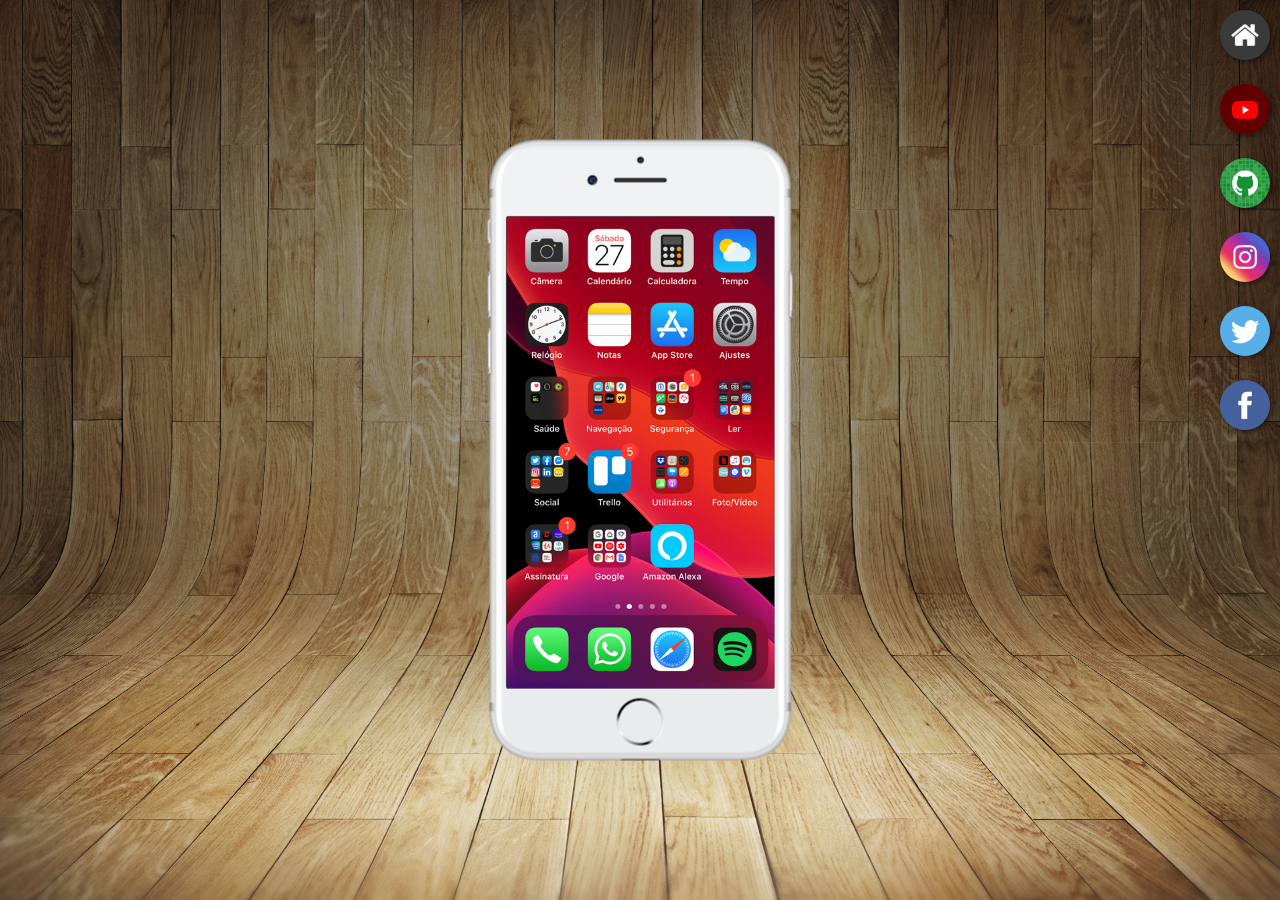
<file: index.html>
<!DOCTYPE html>
<html lang="pt">

<head>
    <meta charset="UTF-8">
    <meta name="viewport" content="width=device-width, initial-scale=1.0">
    <link rel="stylesheet" href="./Estilos/estilo.css">
    <title>Projecto Redes Sociais</title>
</head>

<body>
    <main>
        <section id="telemovel">
            <iframe src="home.html" name="tela" id="tela" frameborder="0"></iframe>
        </section>
        <section id="redes-sociais">
            <a href="home.html" target="tela"><img src="imagens/logo-home.jpg" alt="home"></a><br>
            <a href="youTube.html" target="tela"><img src="imagens/logo-youtube.jpg" alt="youtube"></a><br>
            <a href="github.html" target="tela"><img src="imagens/logo-github.jpg" alt="github"></a><br>
            <a href="instagram.html" target="tela"><img src="imagens/logo-instagram.jpg" alt="instagram"></a><br>
            <a href="twitter.html" target="tela"><img src="imagens/logo-twitter.jpg" alt="twitter"></a><br>
            <a href="facebook.html" target="tela"><img src="imagens/logo-facebook.jpg" alt="facebook"></a>
        </section>
    </main>
</body>

</html>
</file>
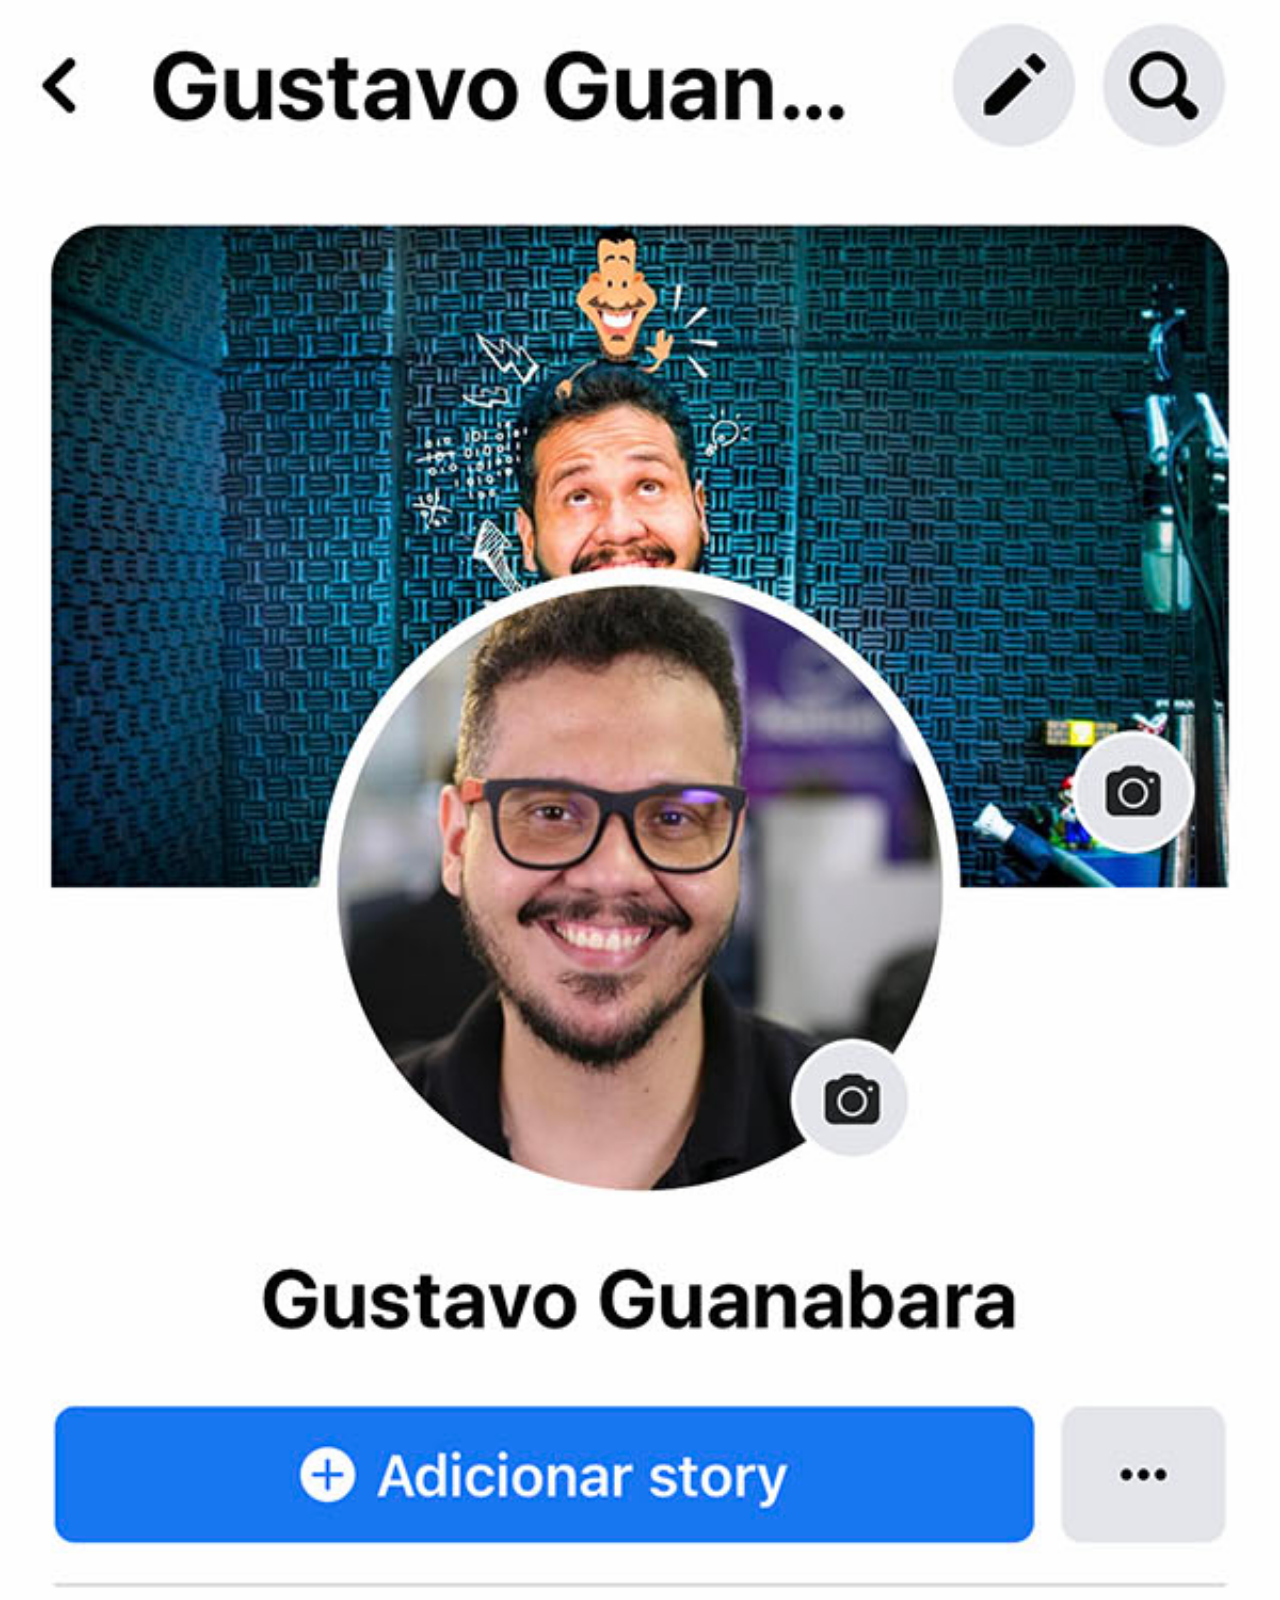
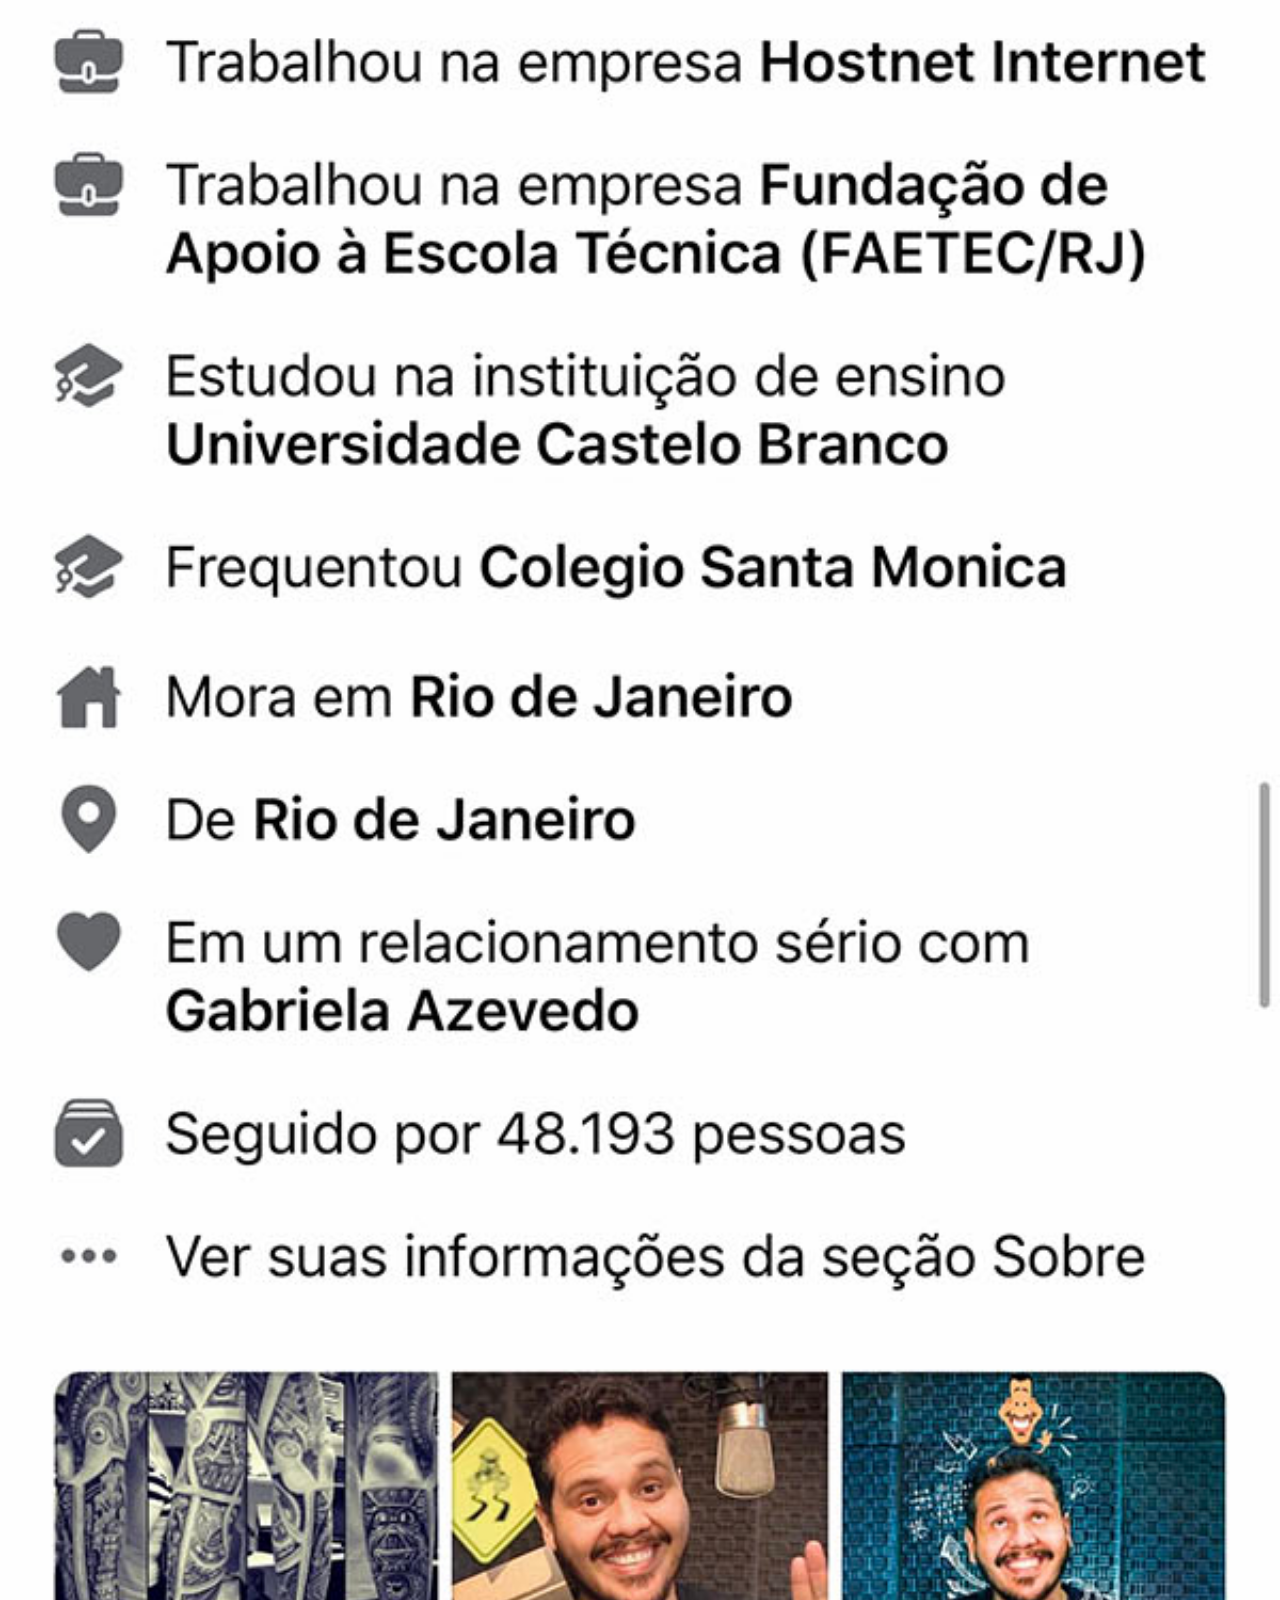
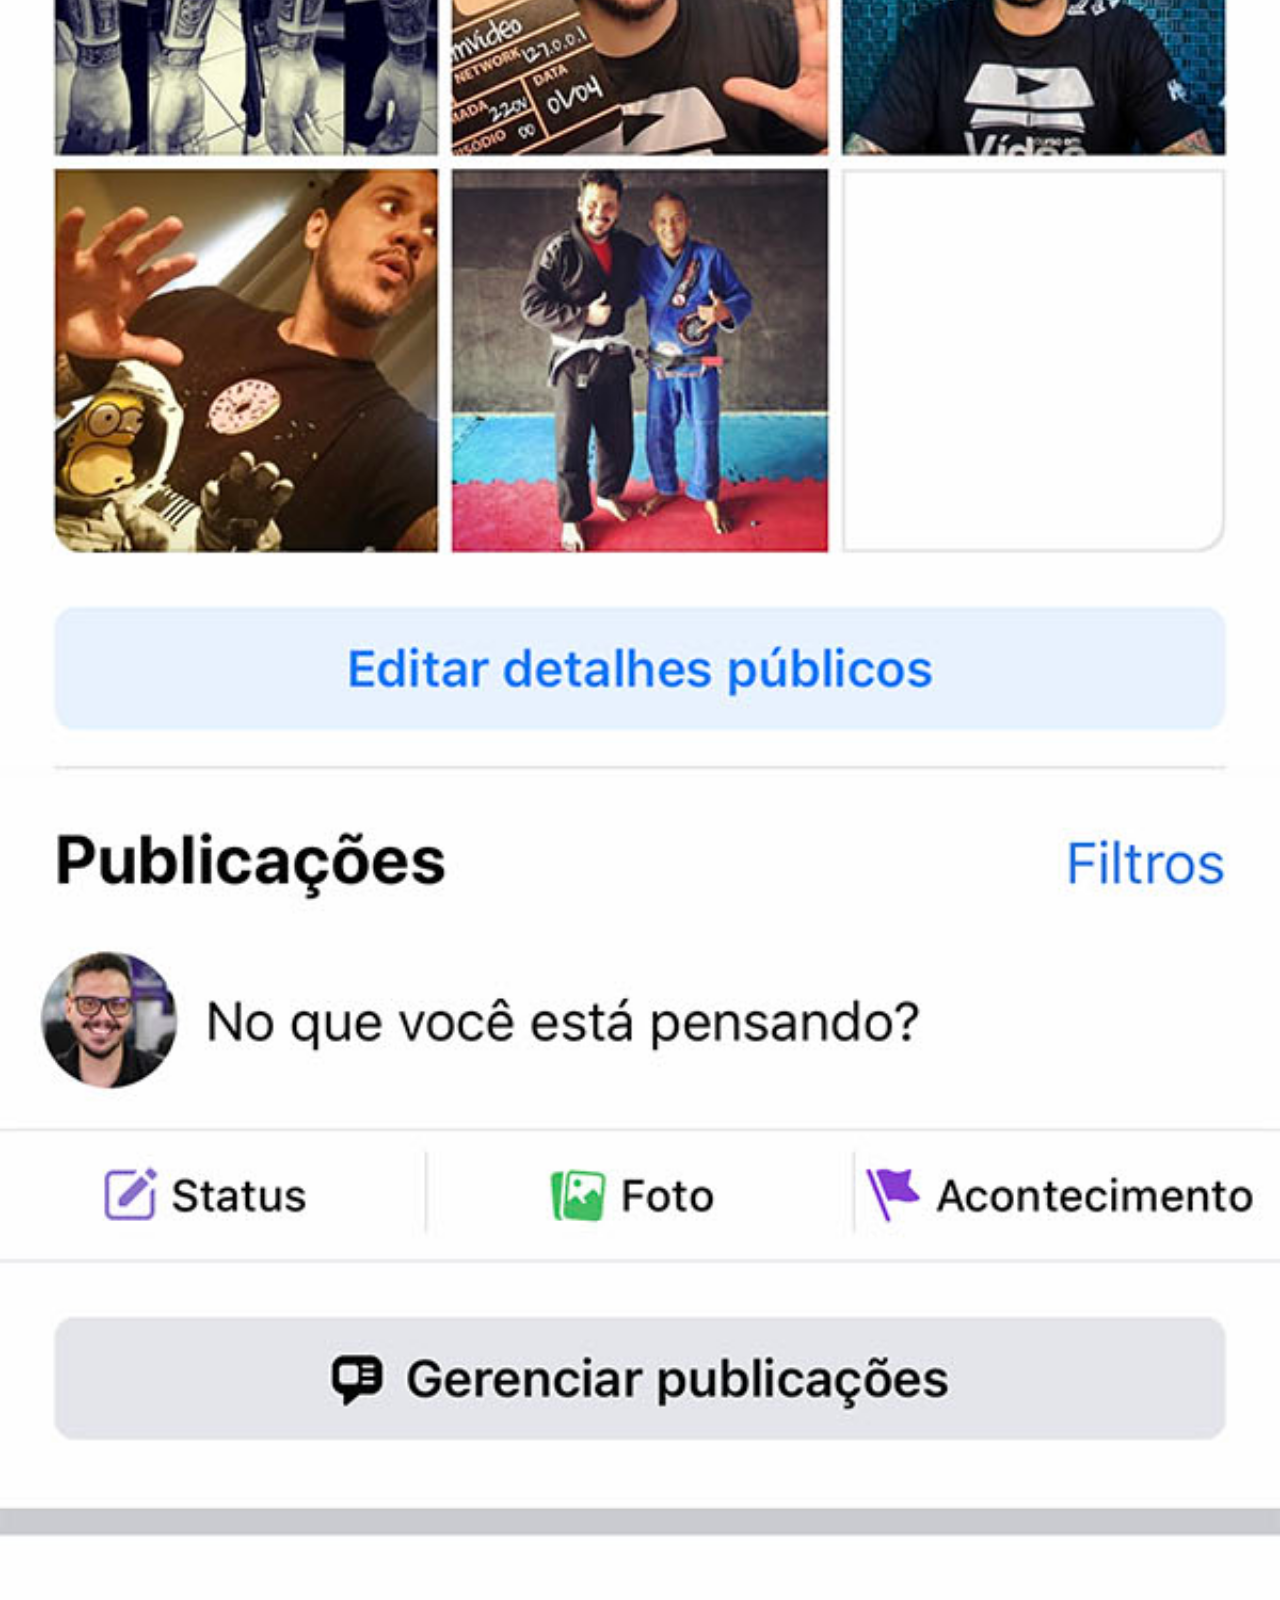
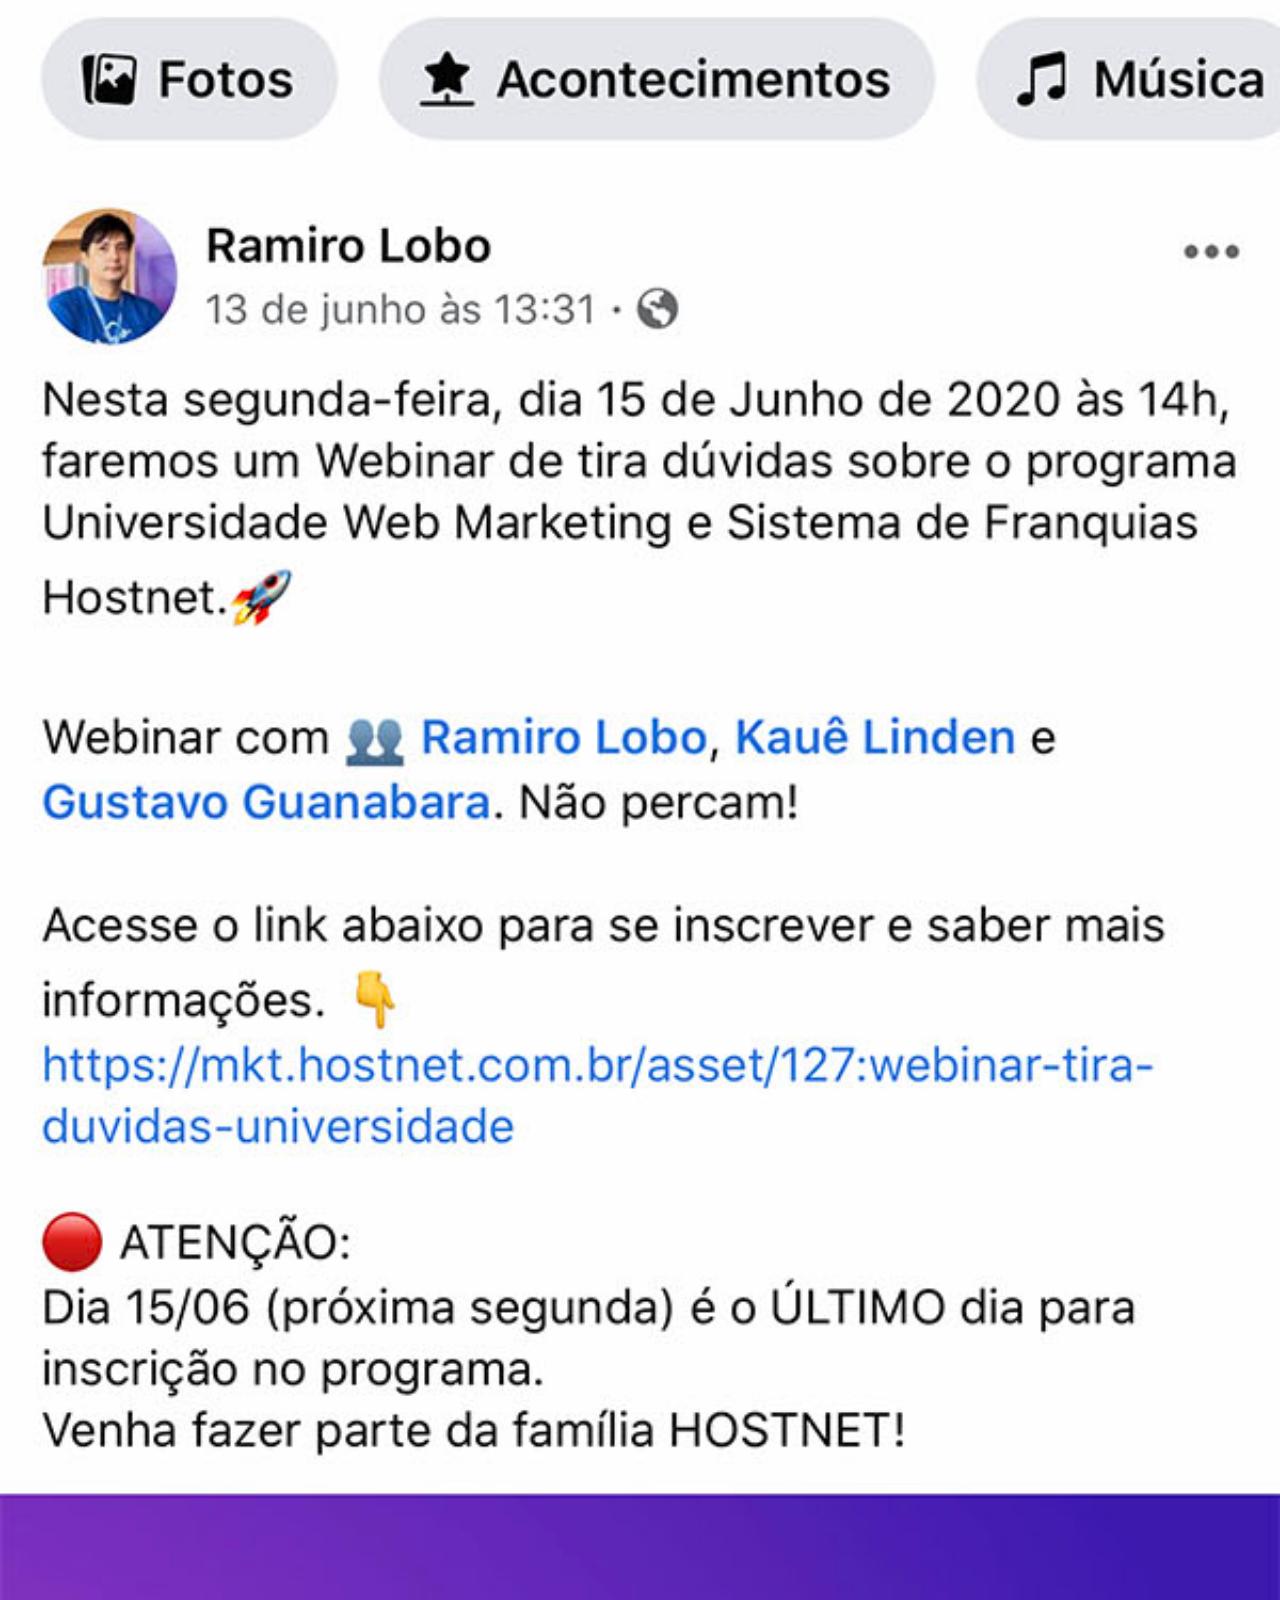
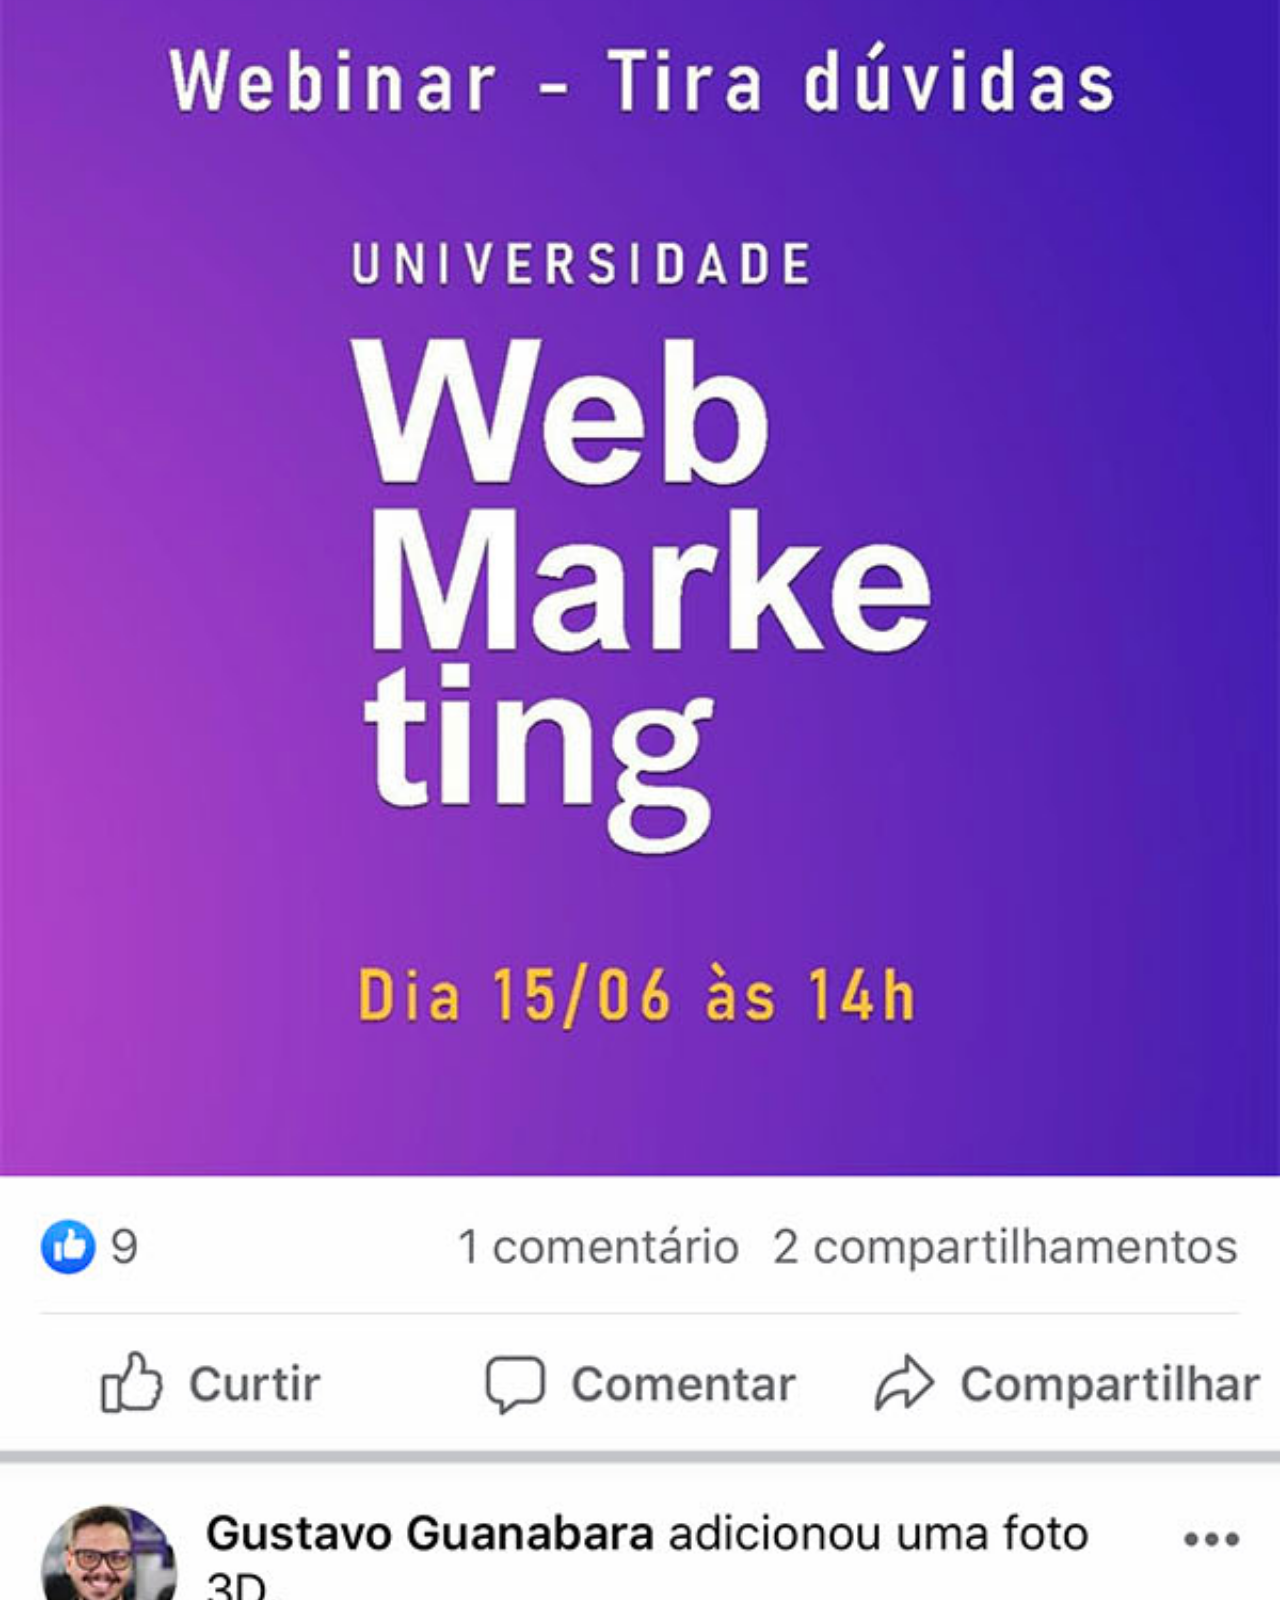
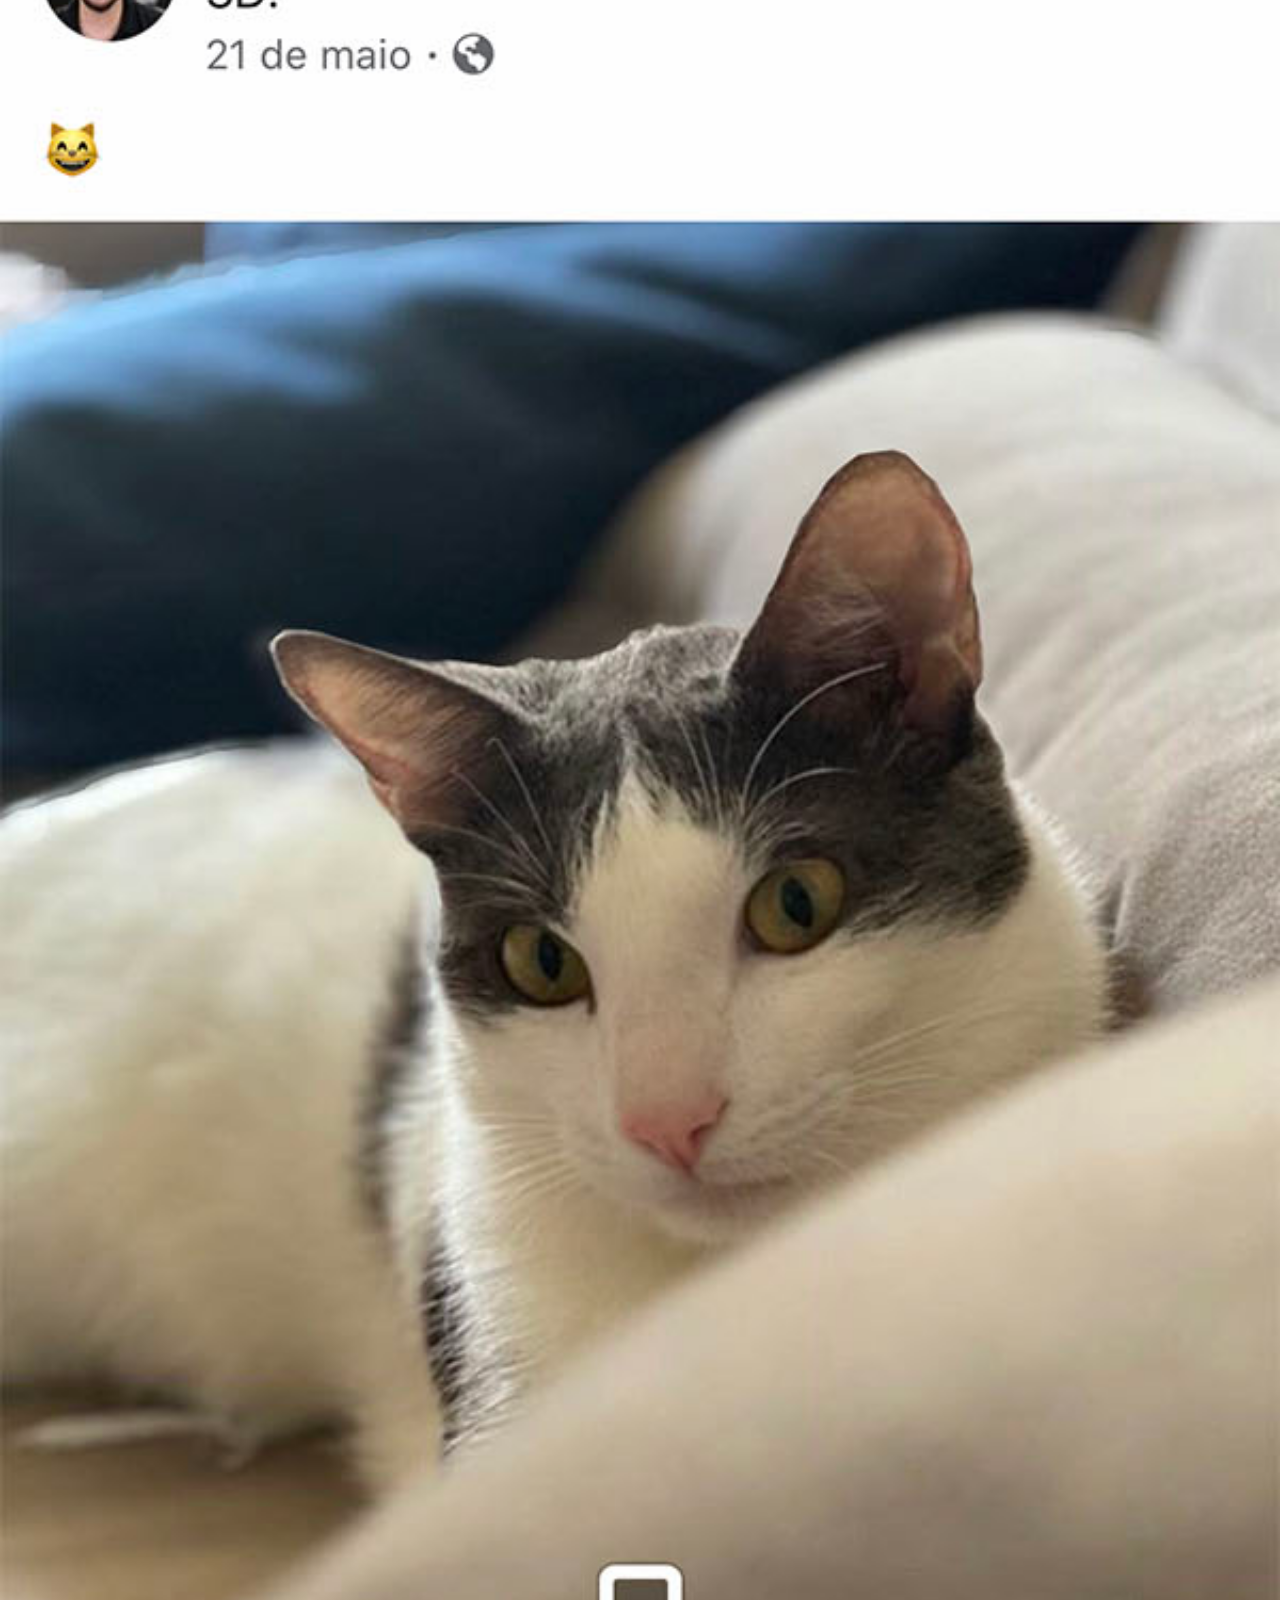
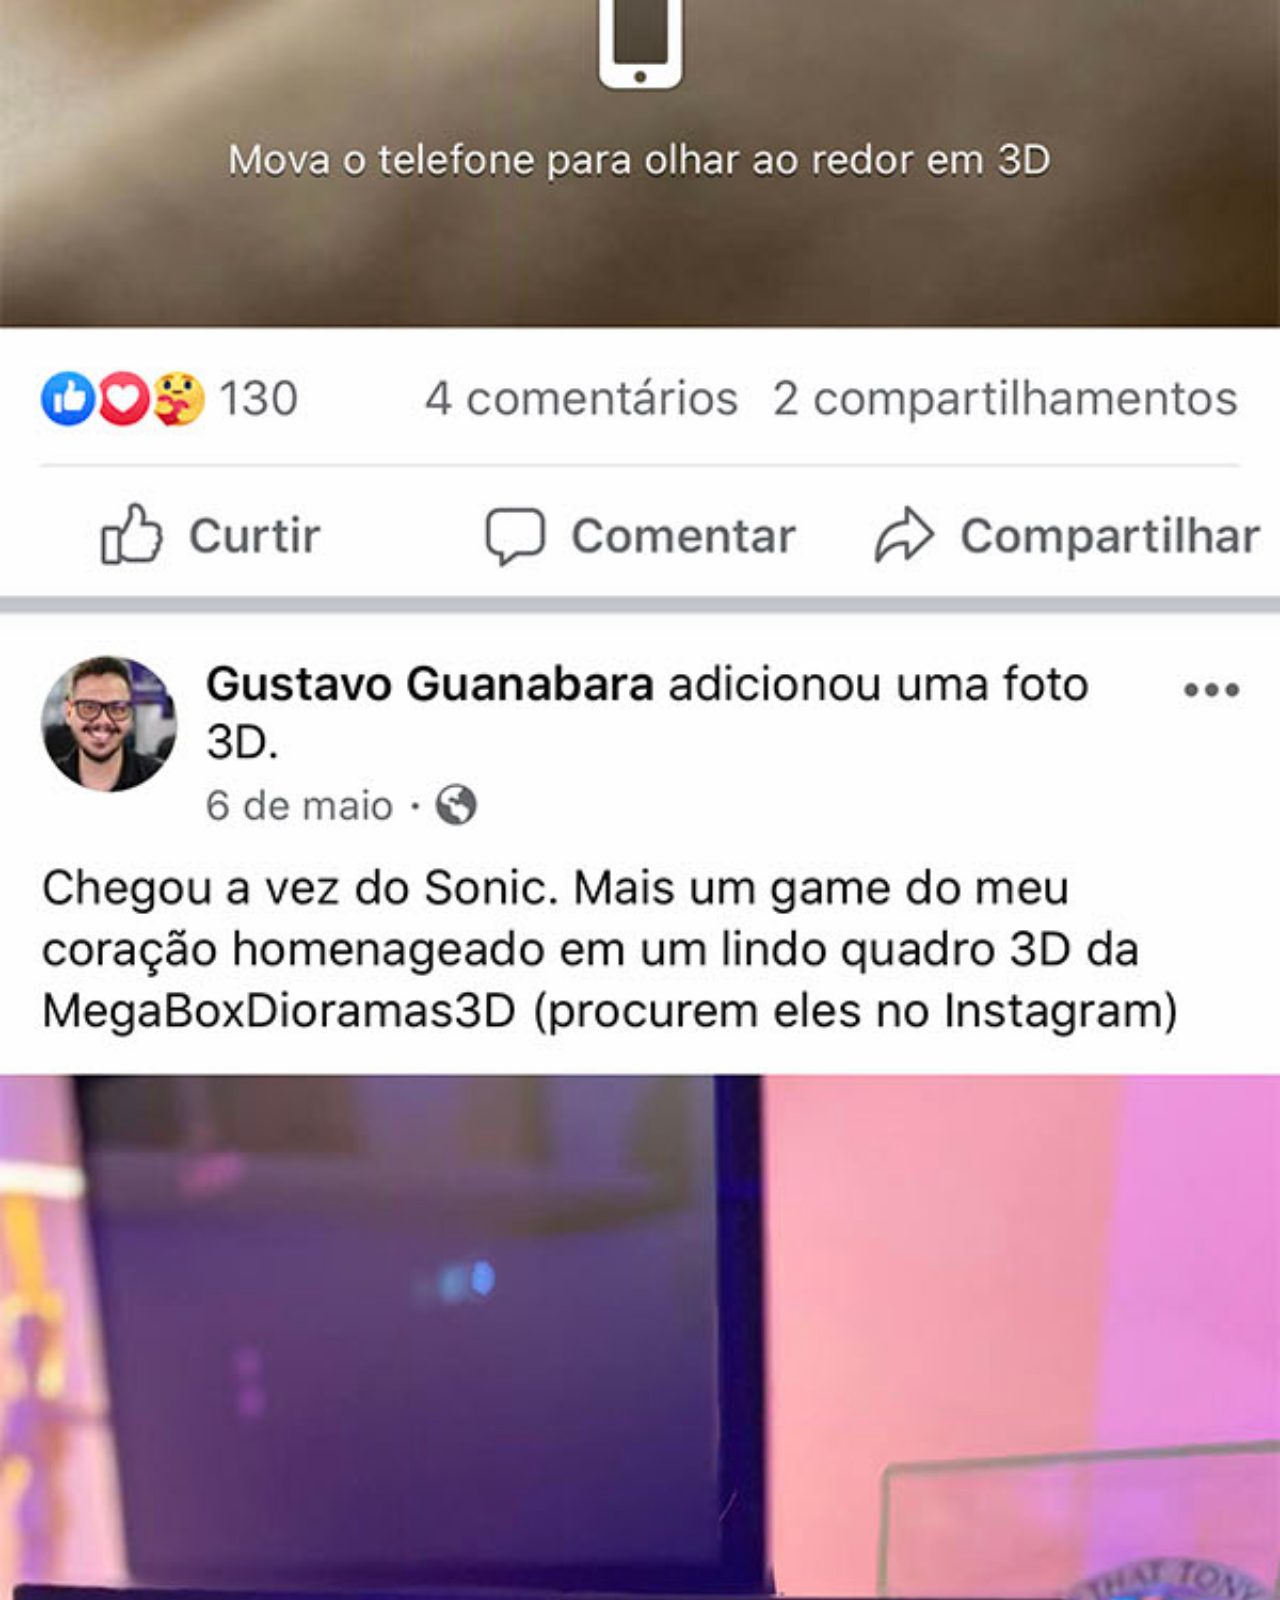
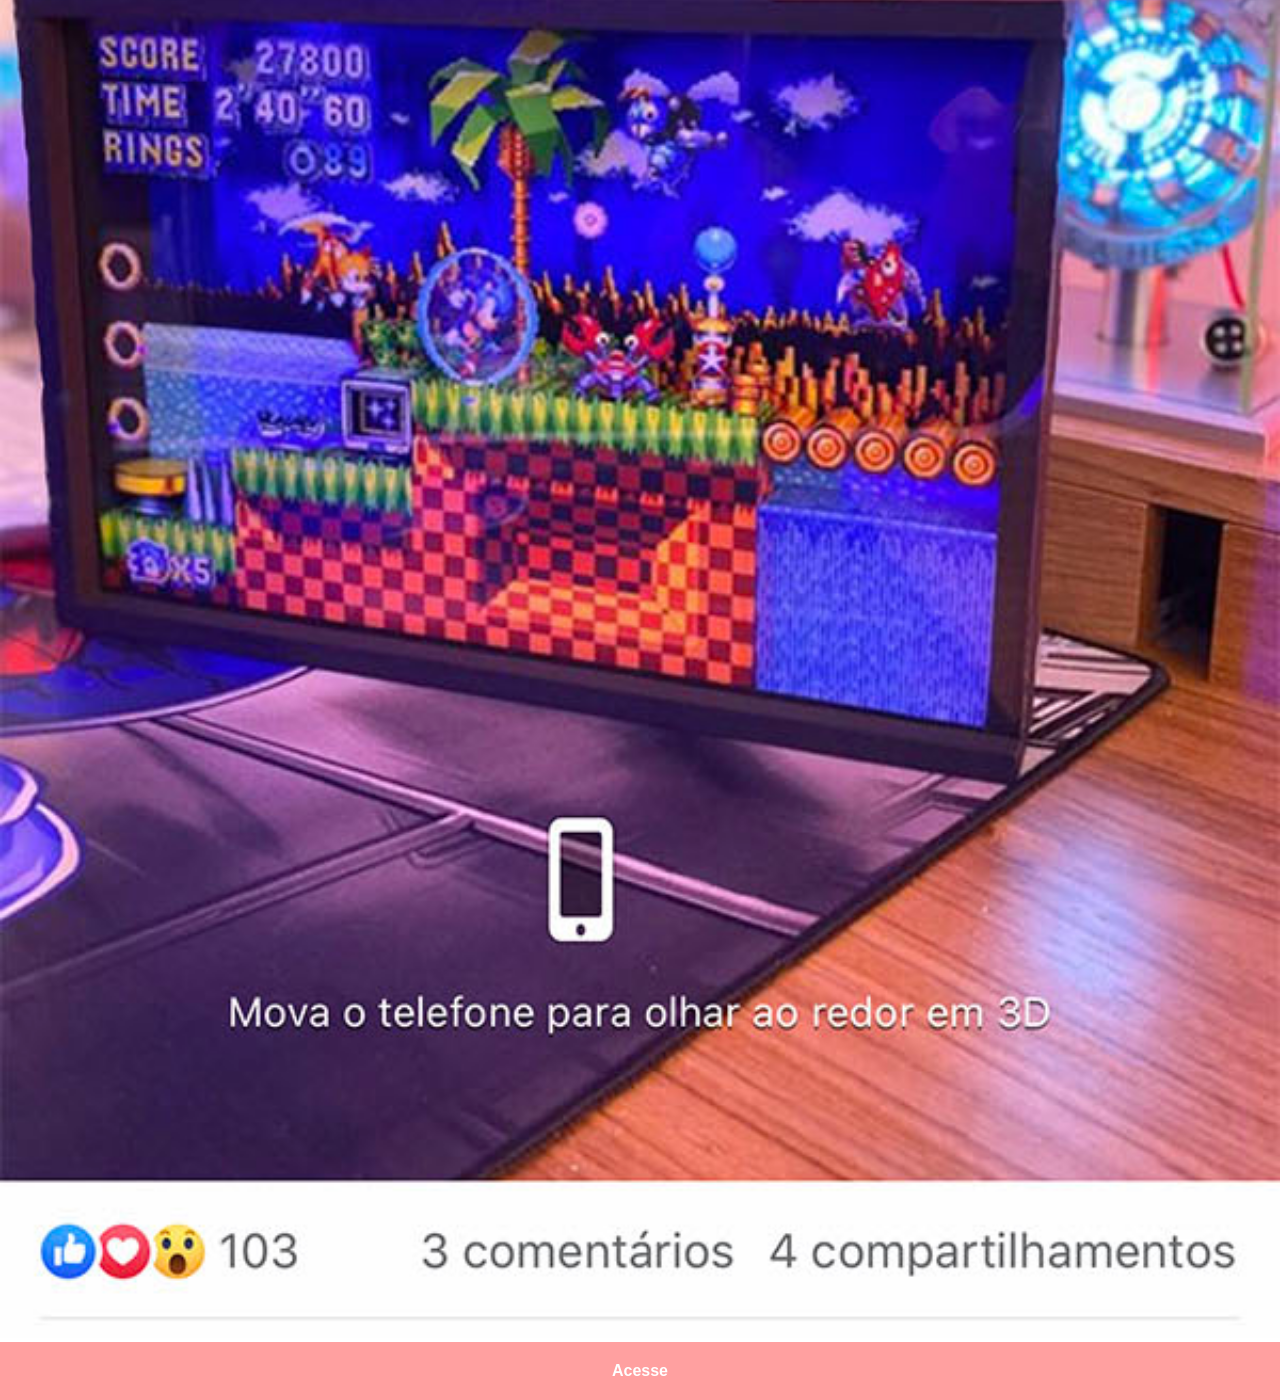
<file: facebook.html>
<!DOCTYPE html>
<html lang="pt">
<head>
    <meta charset="UTF-8">
    <meta name="viewport" content="width=device-width, initial-scale=1.0">
    <link rel="stylesheet" href="Estilos/link.css">
    <title>Página de Fecebook</title>
</head>
<body>
    <img src="imagens/tela-facebook.jpg" alt="facebook">
    <a href="https://www.facebook.com" target="_blank">Acesse</a>
</body>
</html>
</file>
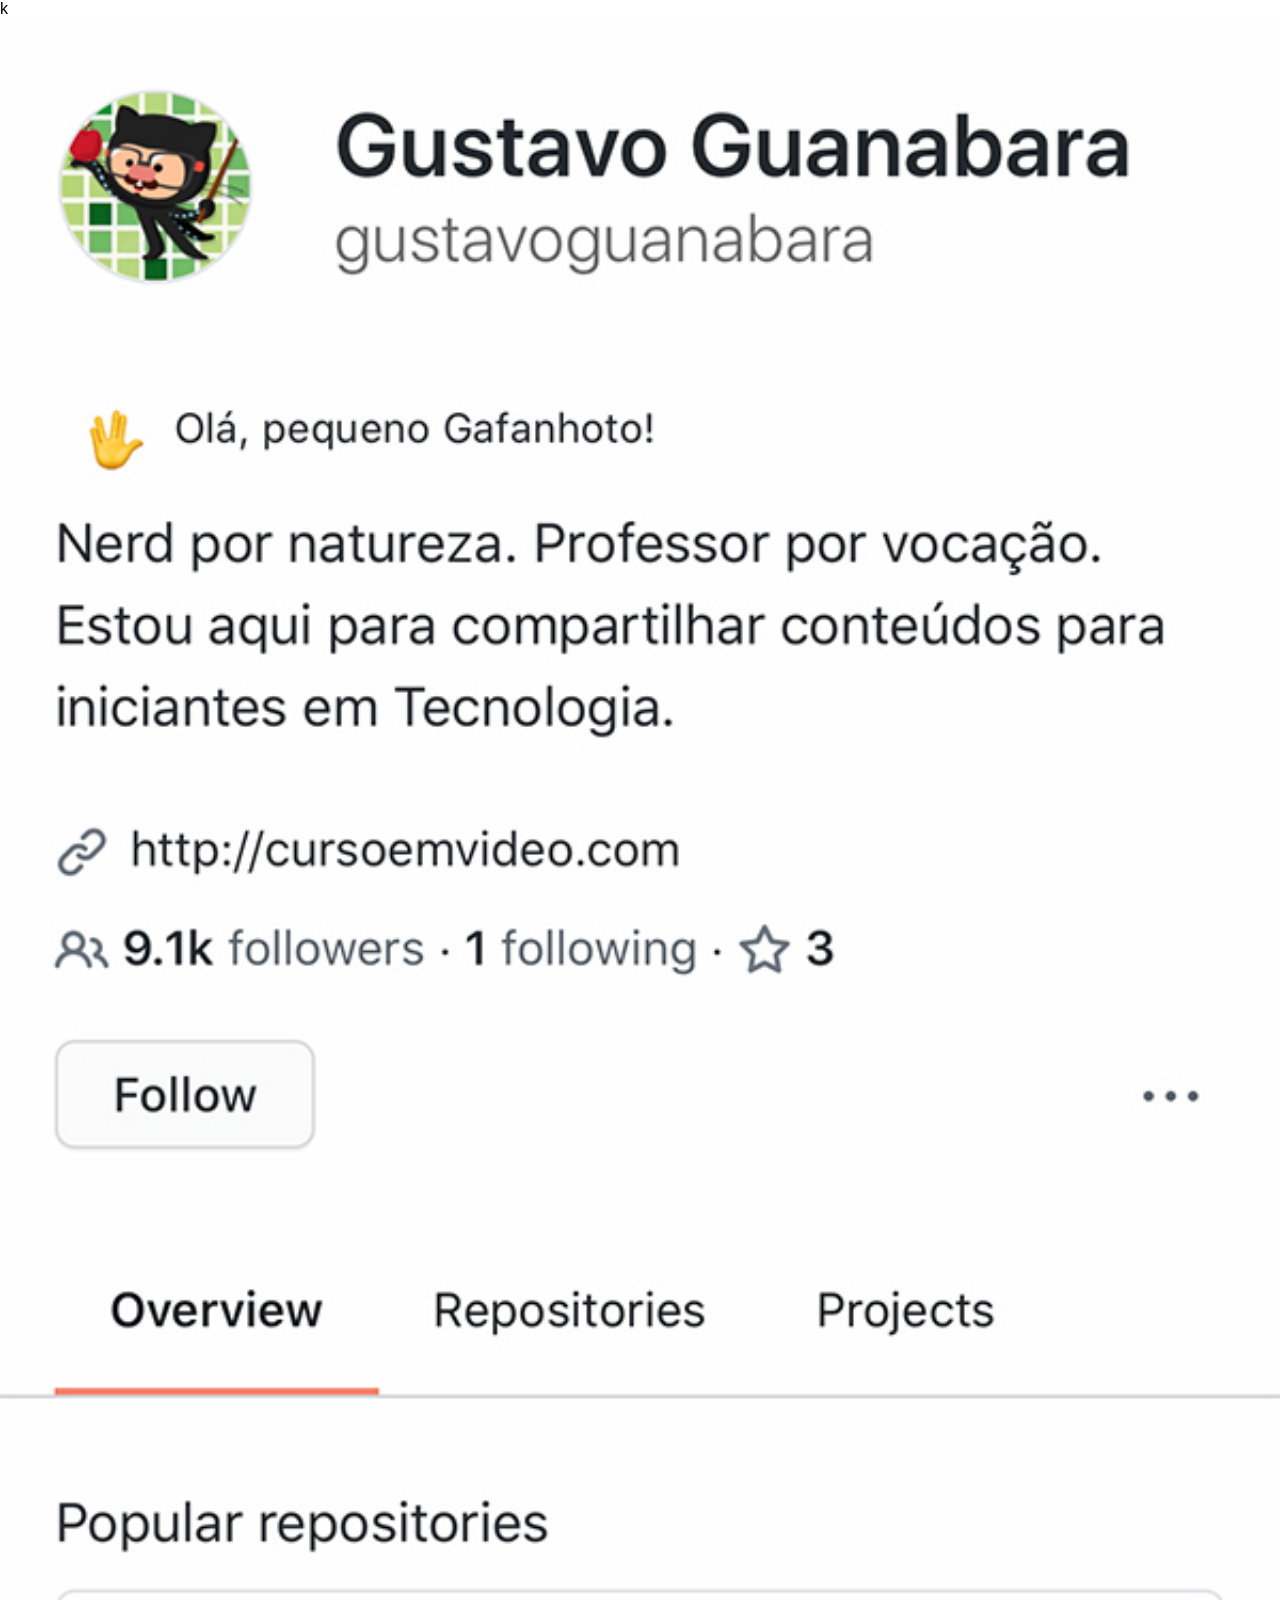
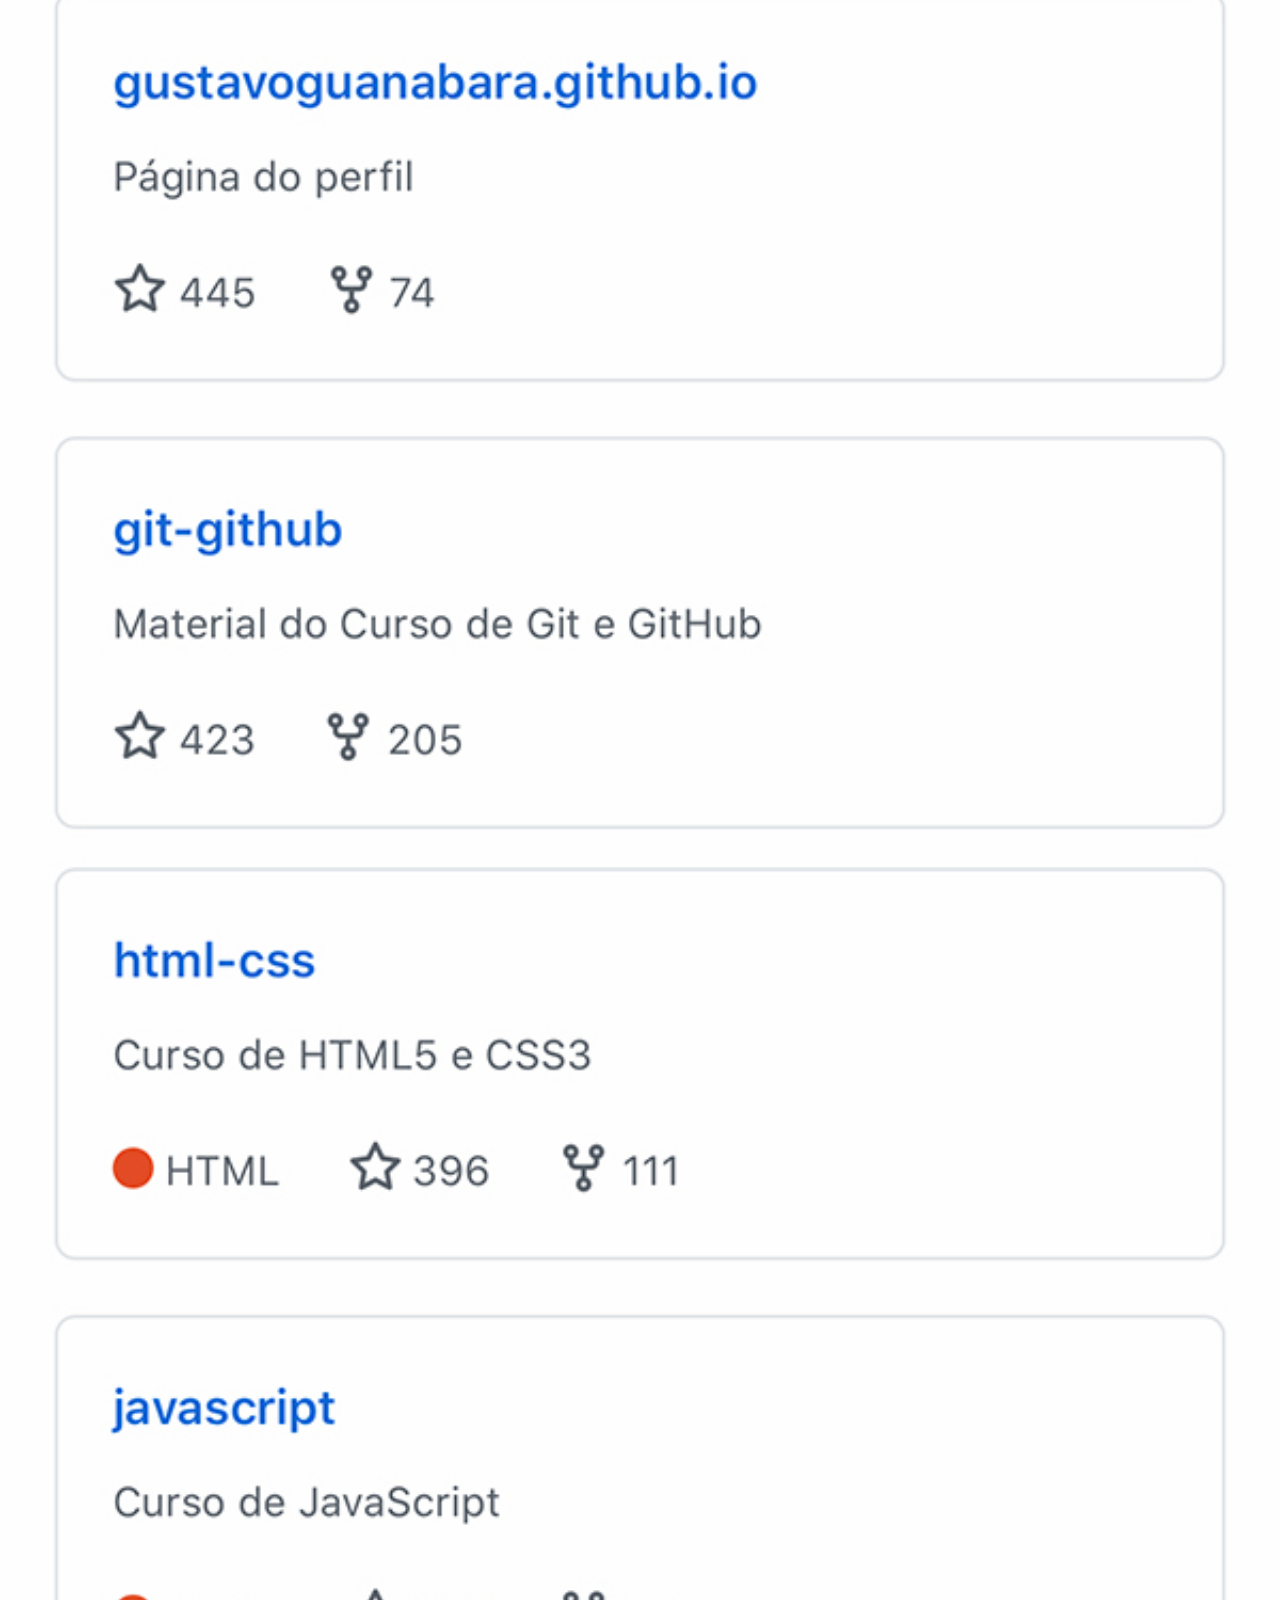
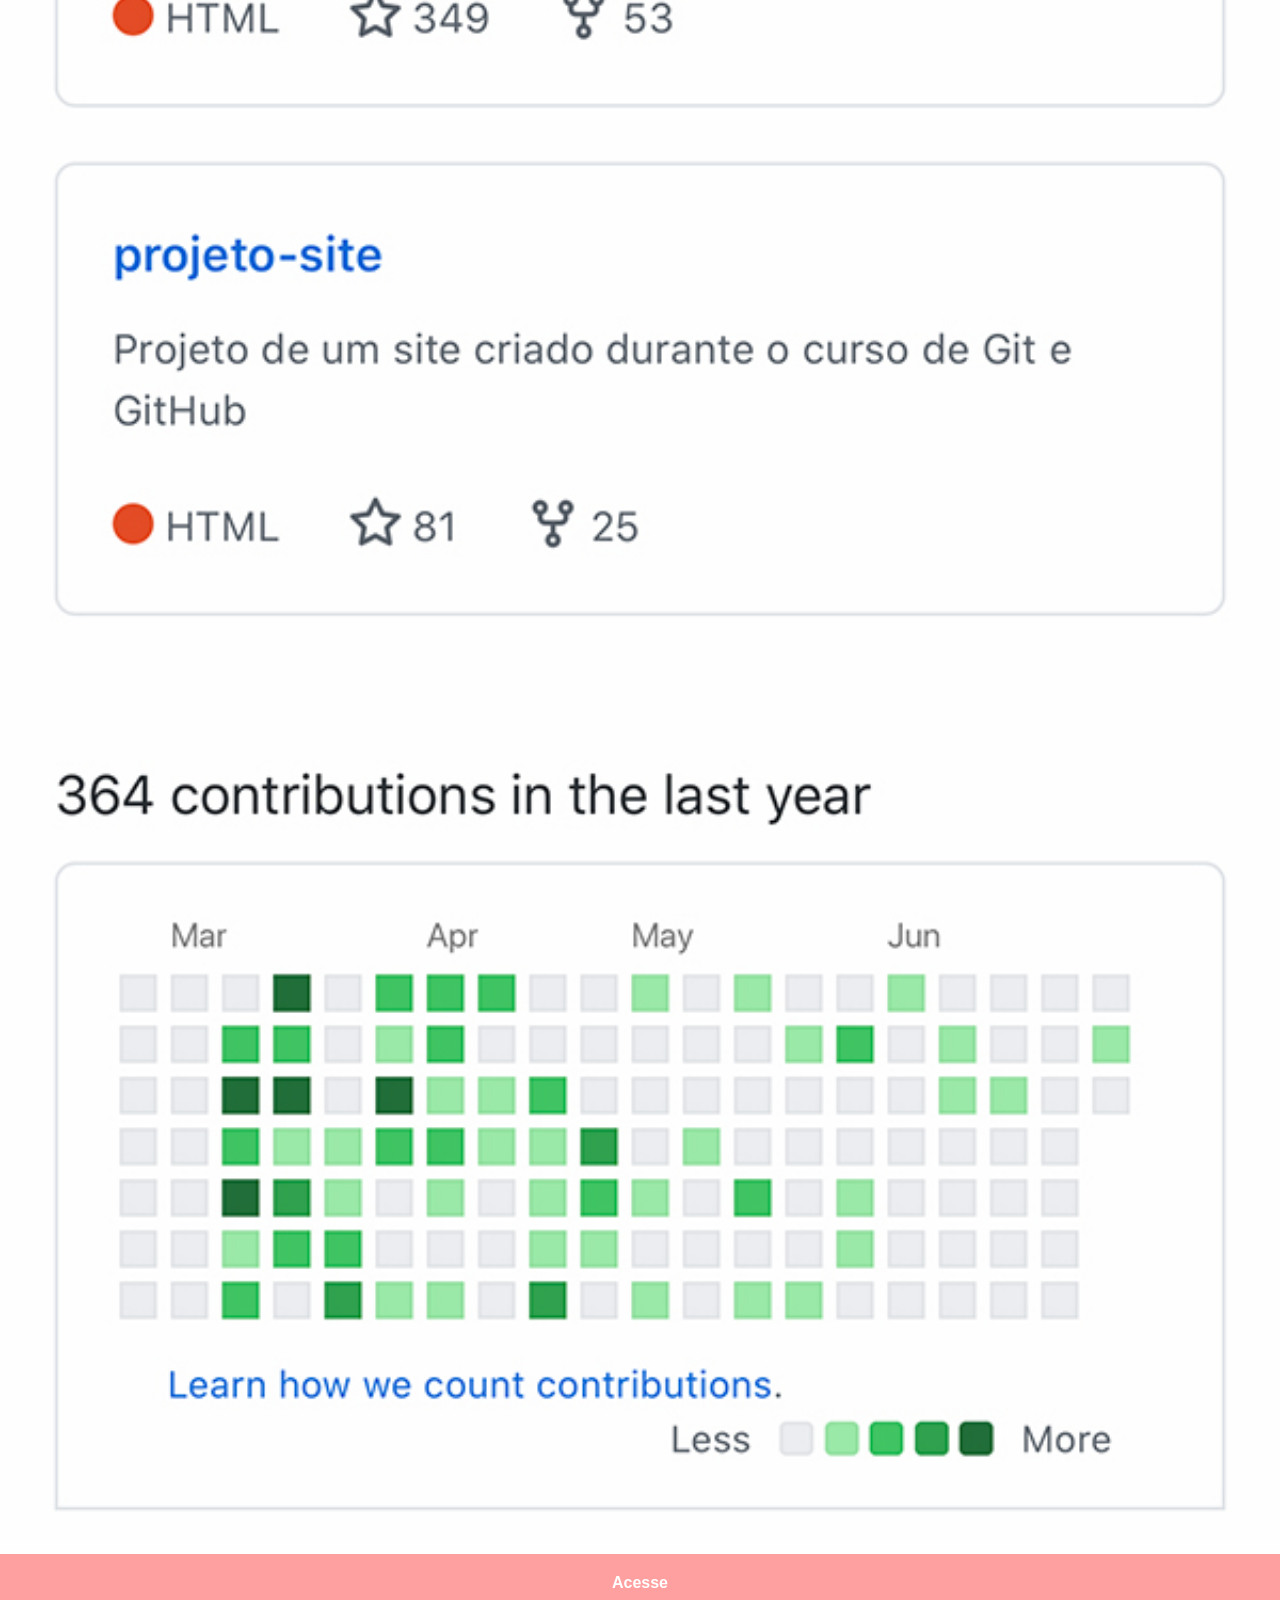
<file: github.html>
<!DOCTYPE html>
<html lang="pt">
<head>
    <meta charset="UTF-8">
    <meta name="viewport" content="width=device-width, initial-scale=1.0">
    <title>Página de GitHub</title>
    <link rel="stylesheet" href="Estilos/link.css">k
</head>
<body>
    <img src="imagens/tela-github.jpg" alt="github">
    <a href="https://www.github.com" target="_blank">Acesse</a>
</body>
</html>
</file>
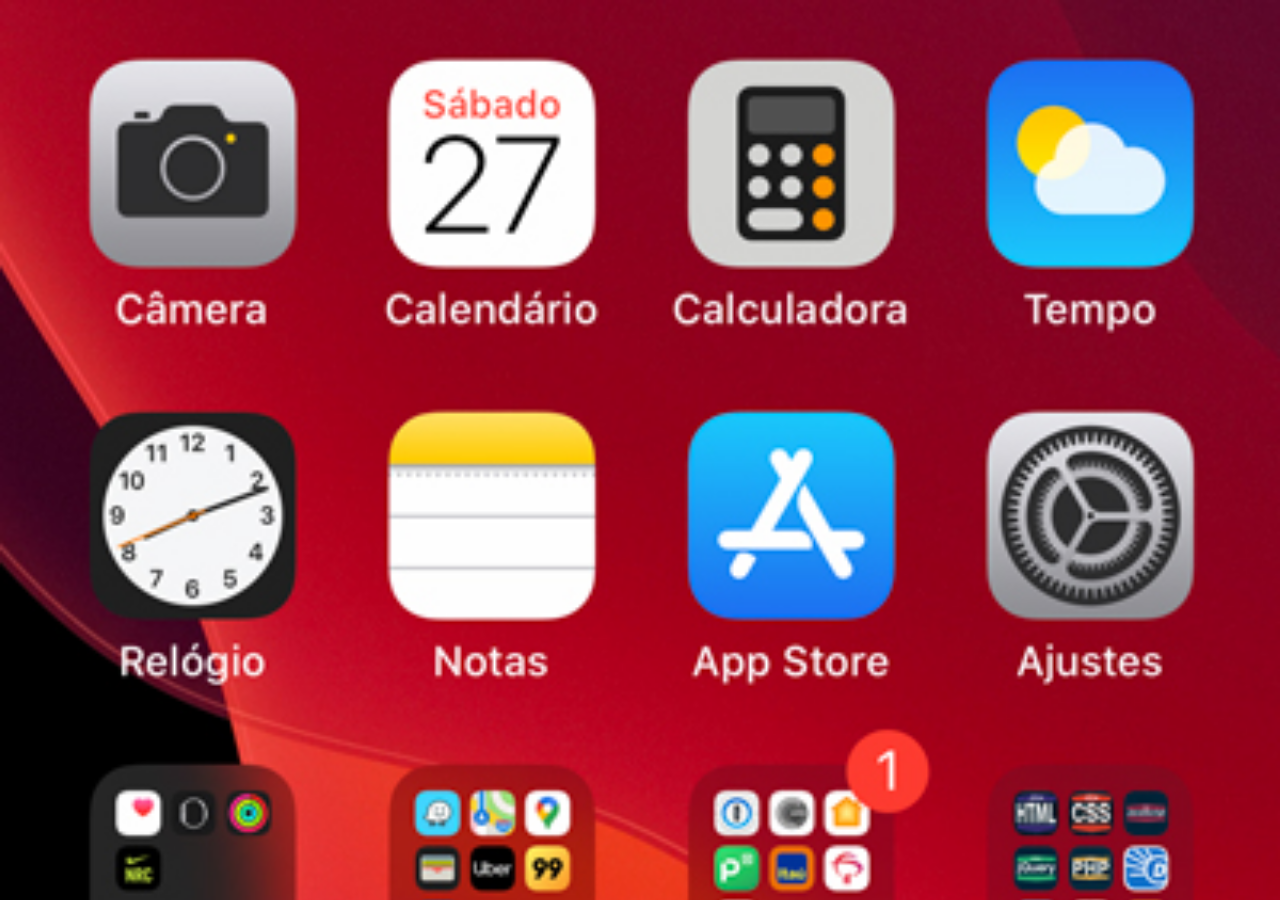
<file: home.html>
<!DOCTYPE html>
<html lang="pt">
<head>
    <meta charset="UTF-8">
    <meta name="viewport" content="width=device-width, initial-scale=1.0">
    <title>Home</title>
</head>
<style>
    *{
        margin:0px;
        padding:0px;
    }
    body{
        width:10vh;
        height:100vh;
        background:black url("imagens/tela-home.jpg") no-repeat top center;
        background-size:cover;
    }
</style>
<body>
    
</body>
</html>
</file>
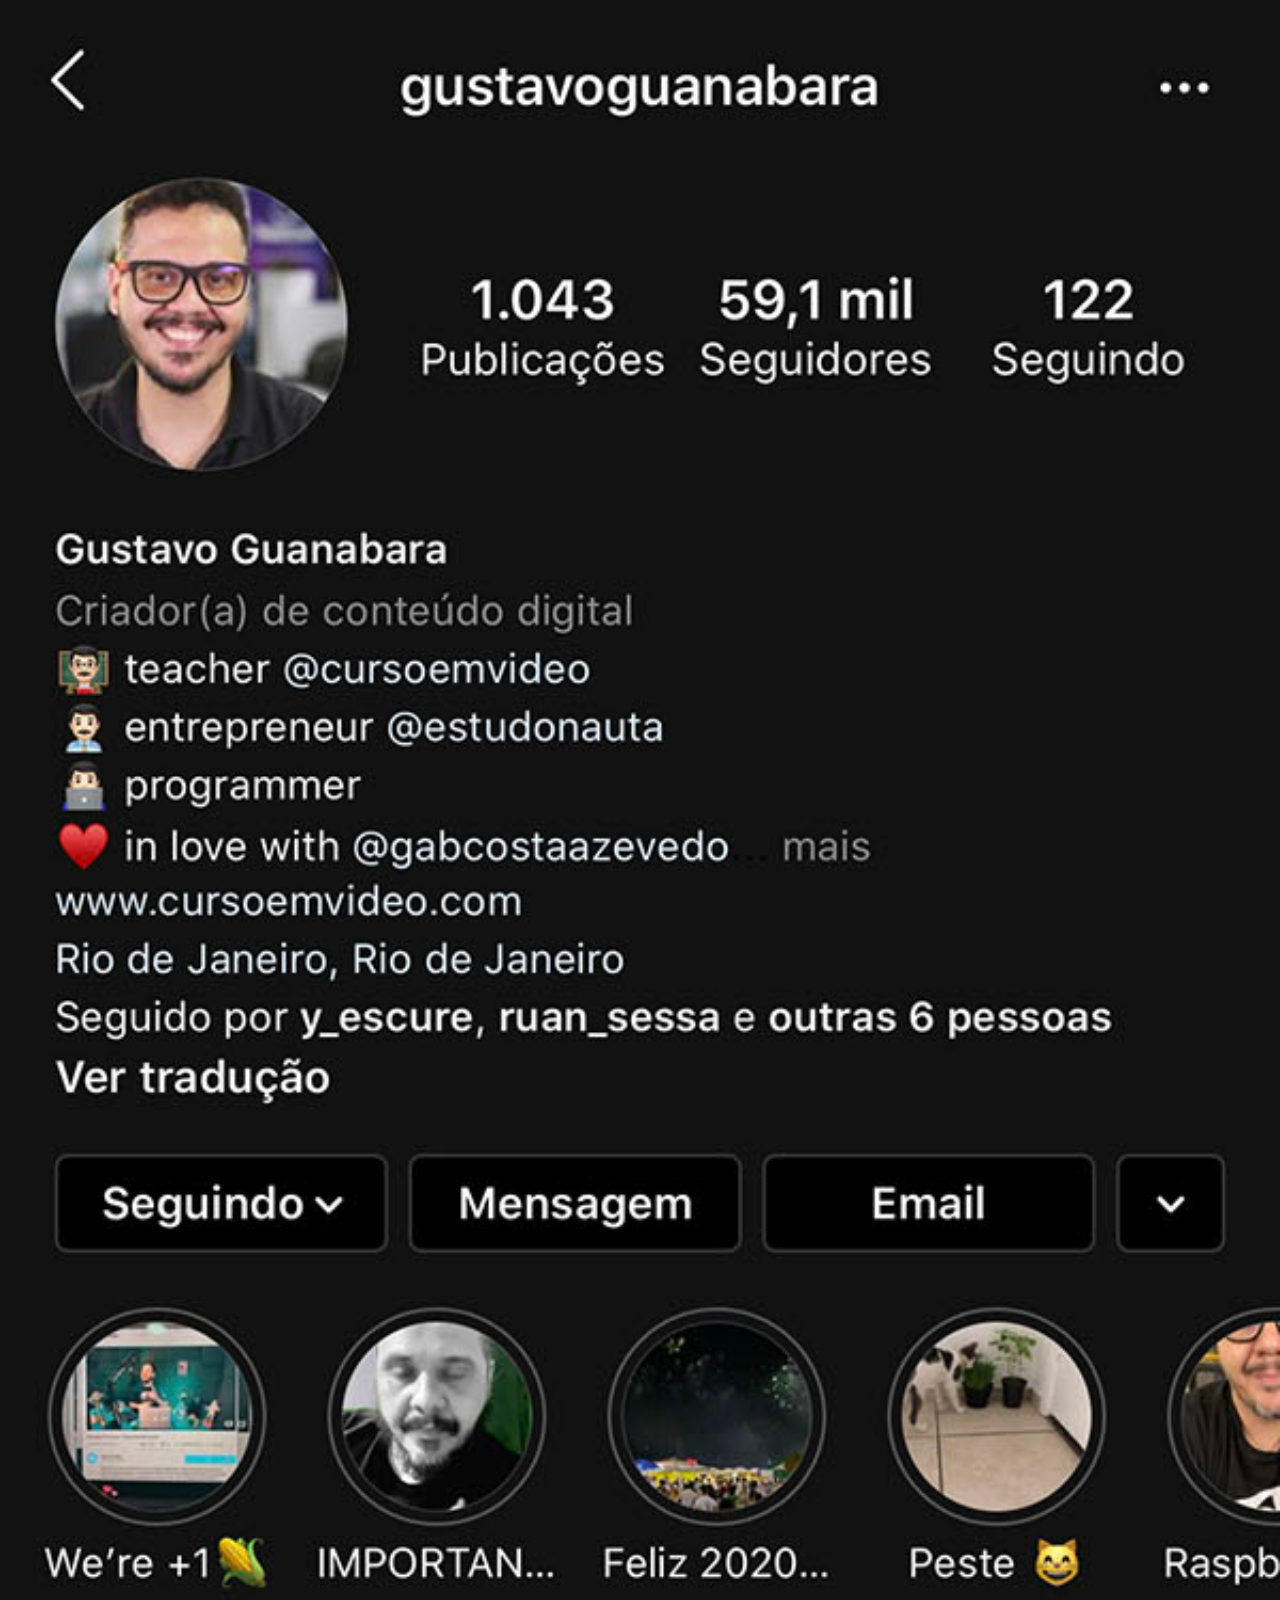
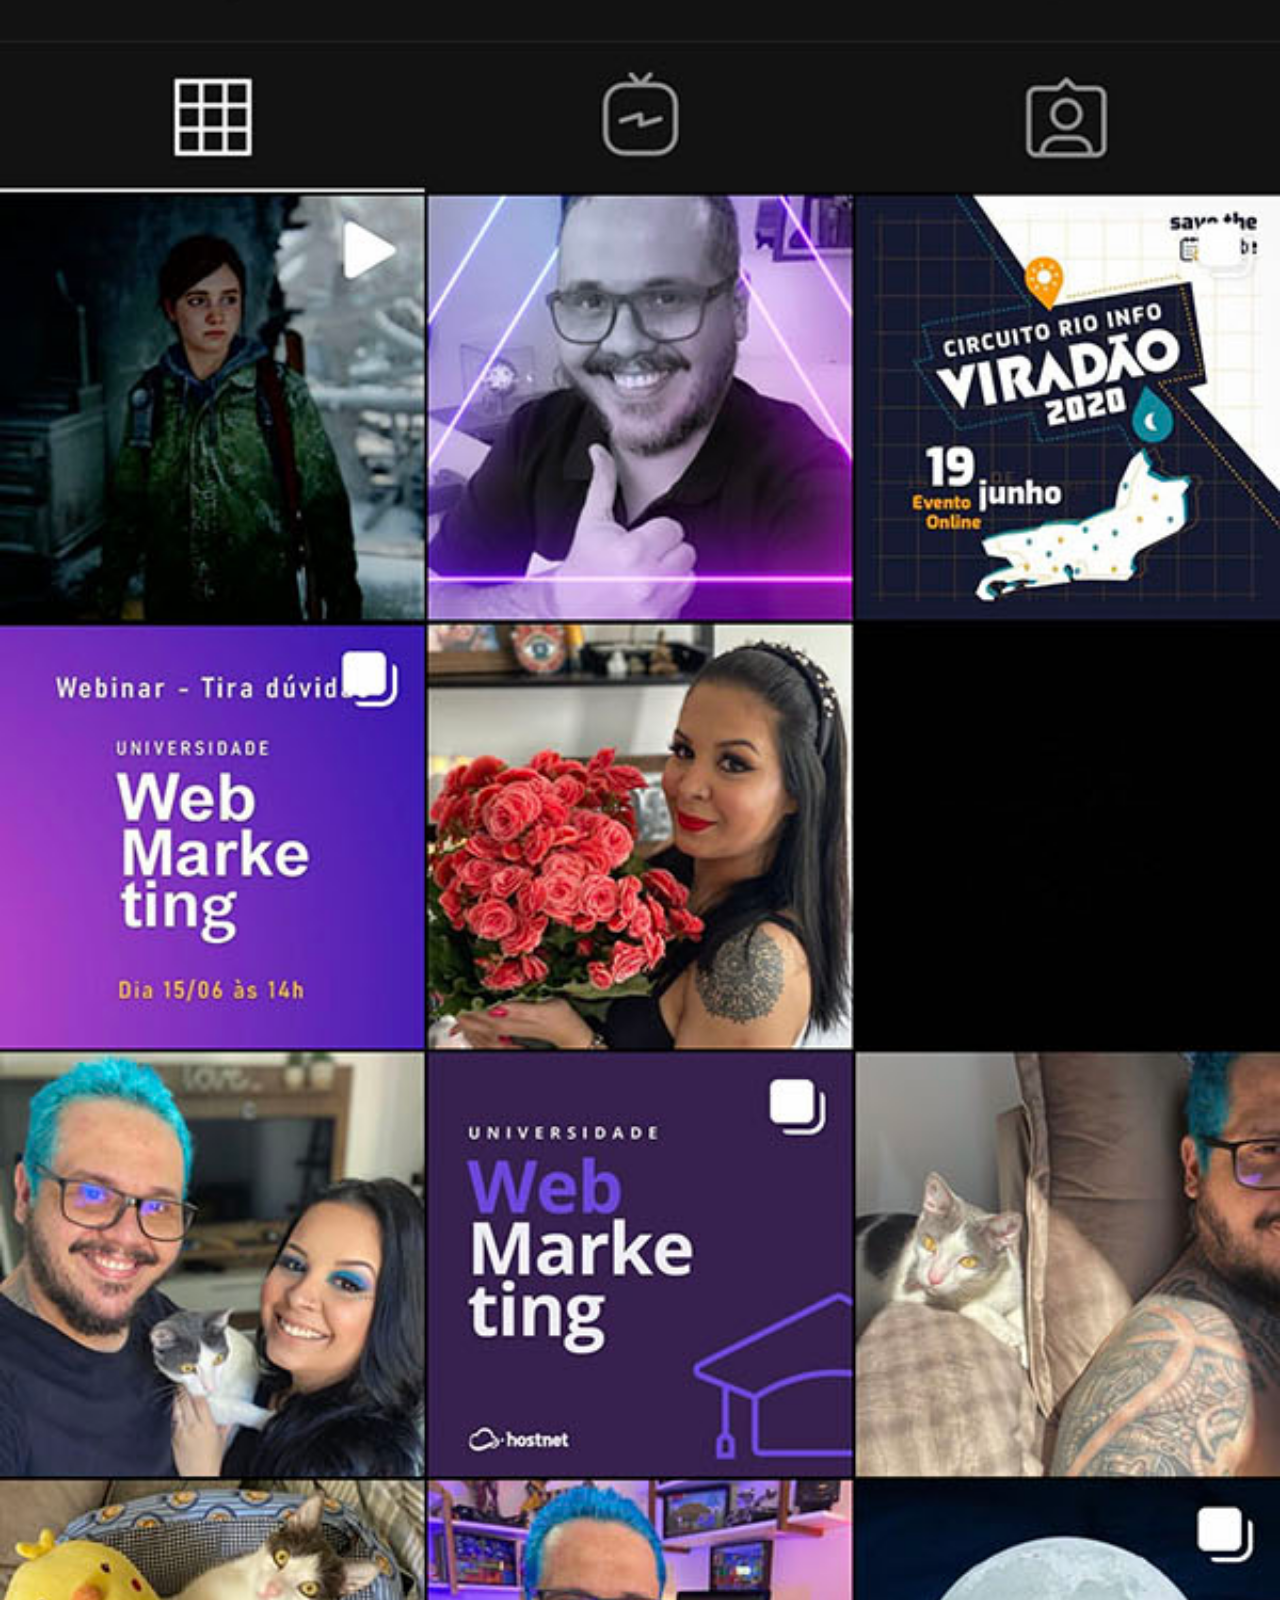
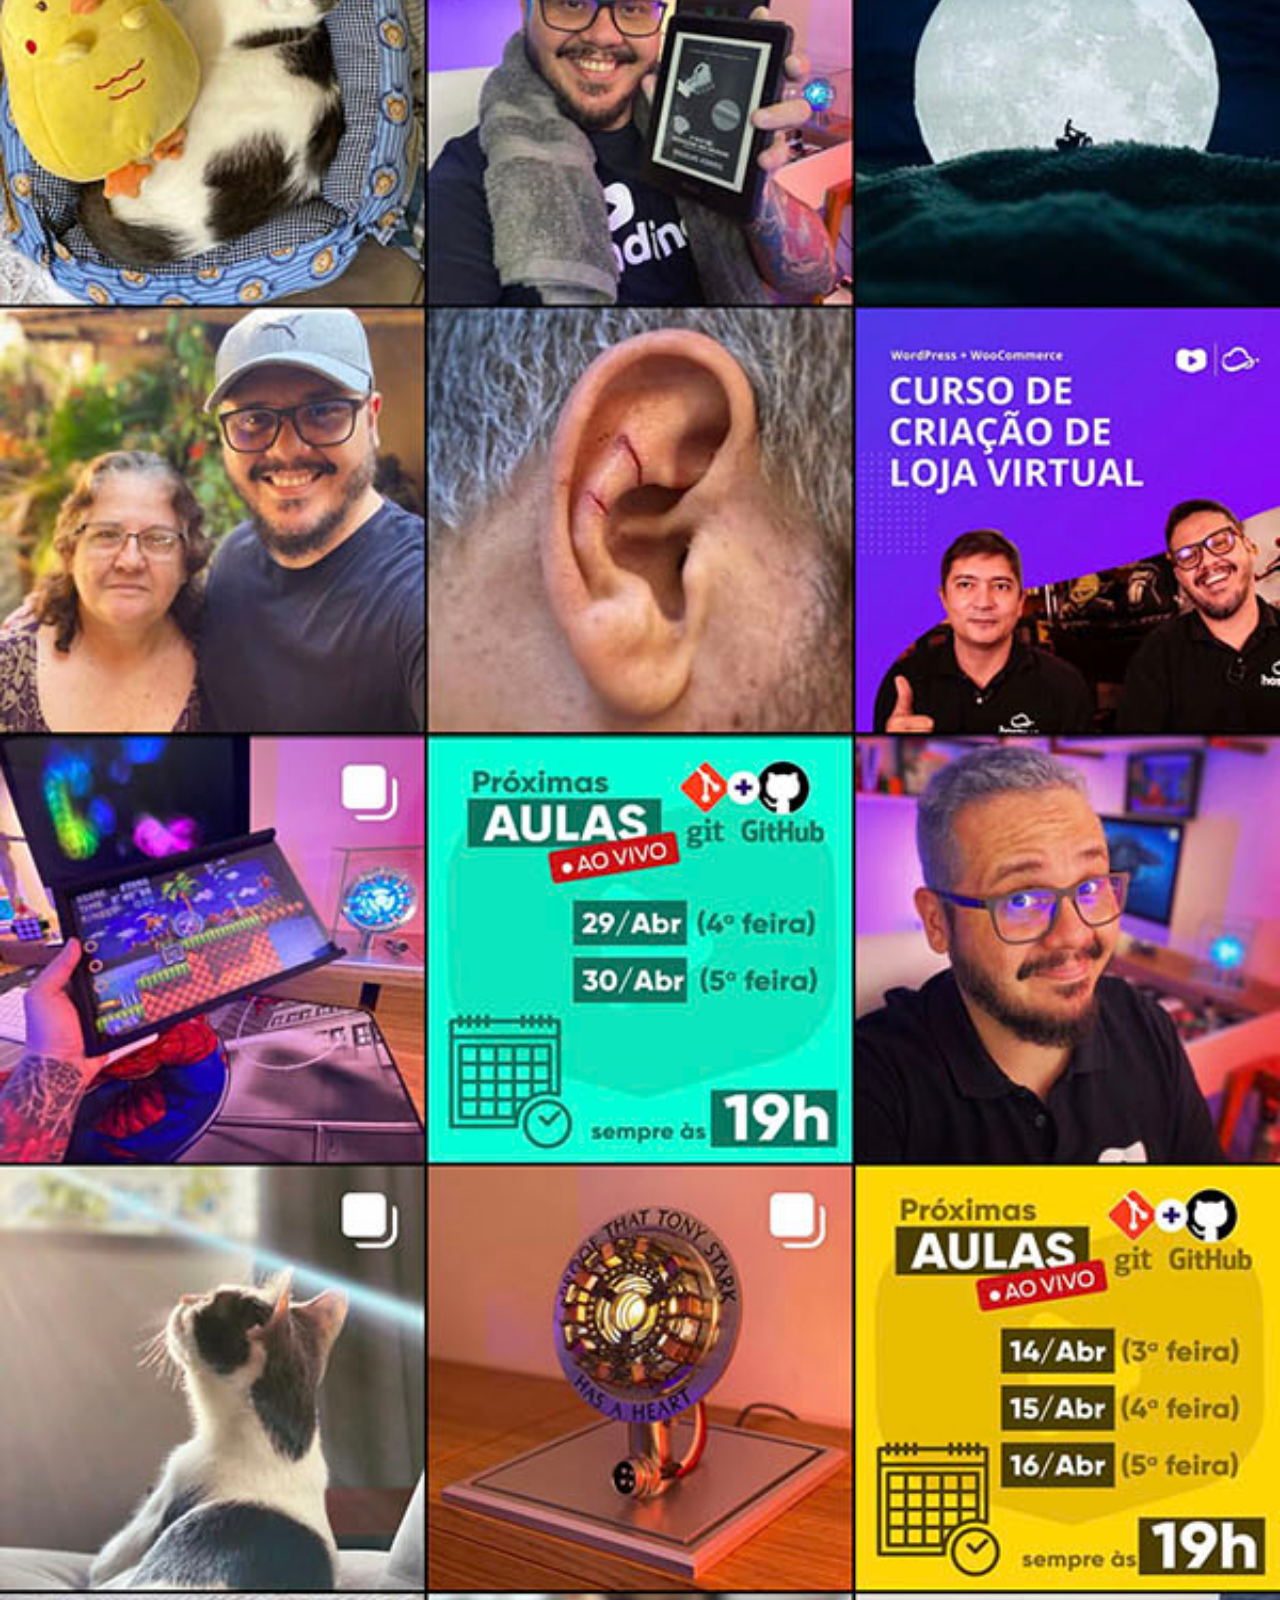
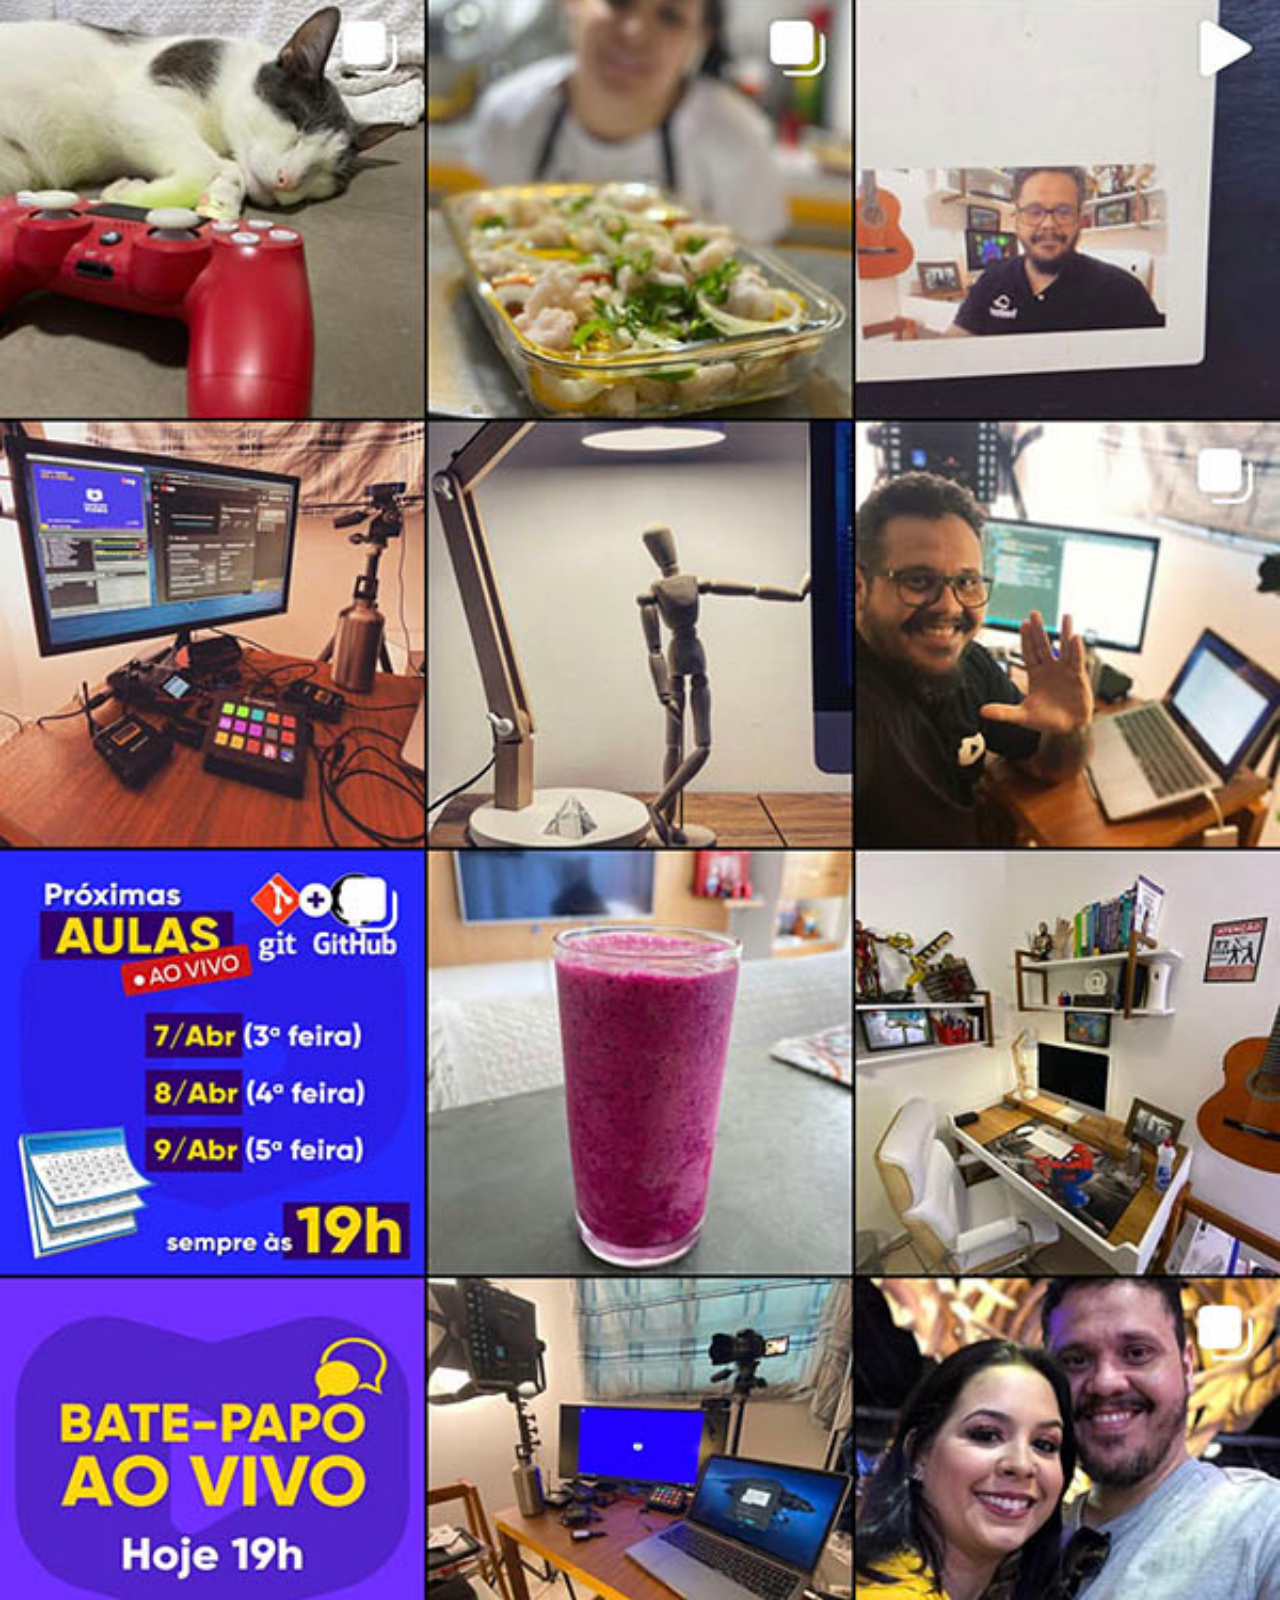
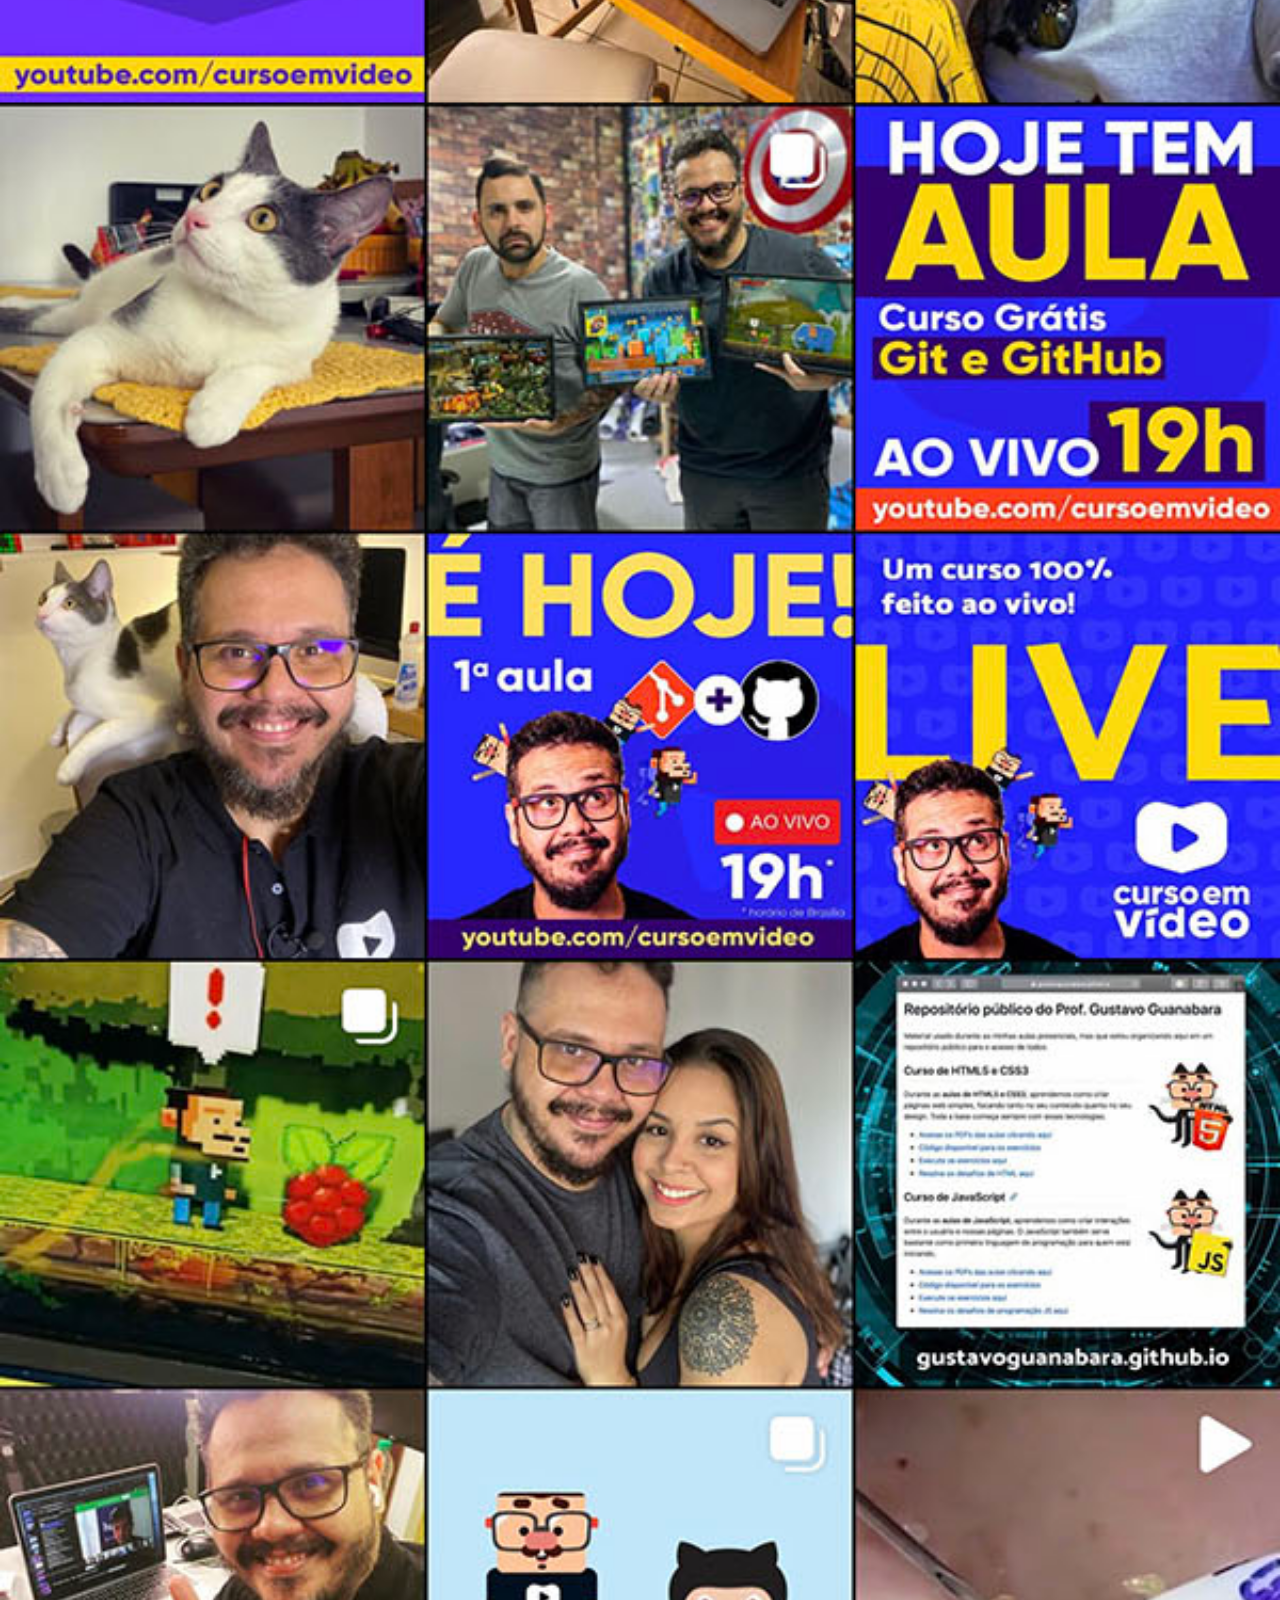
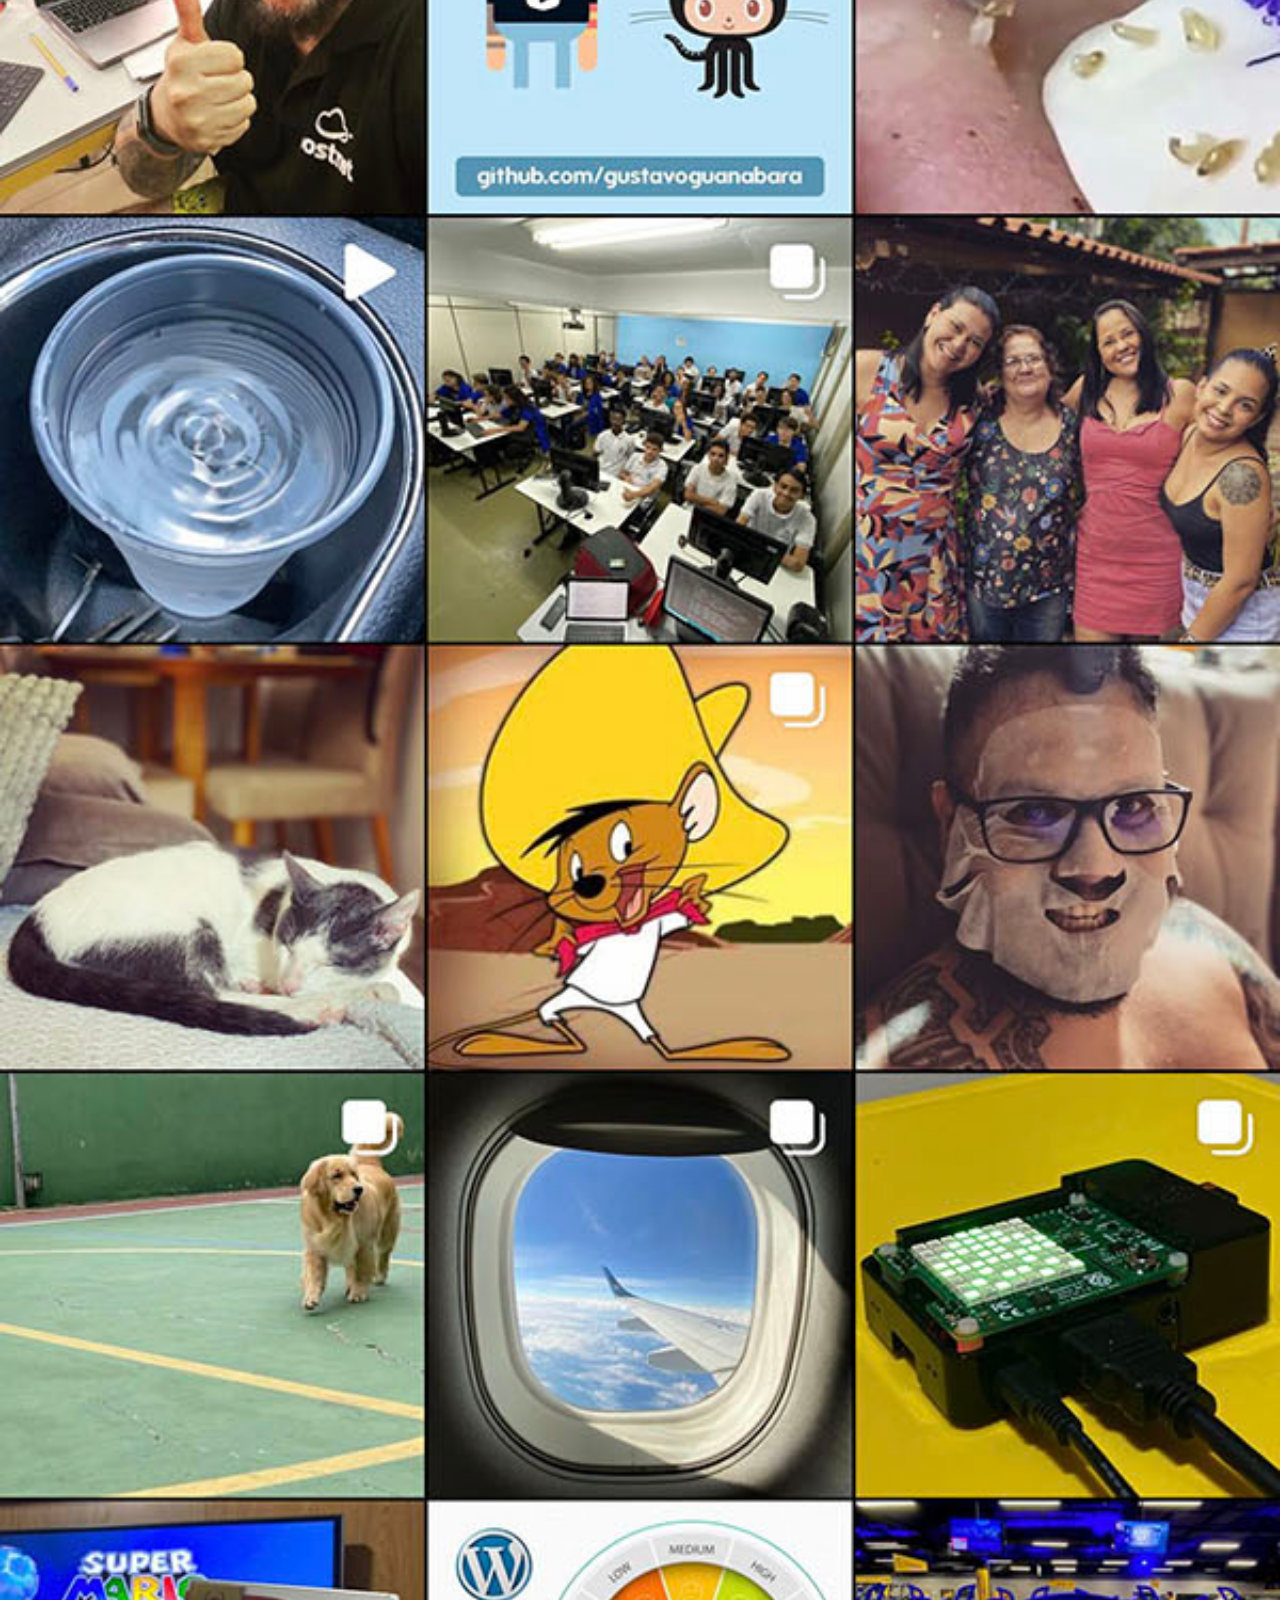
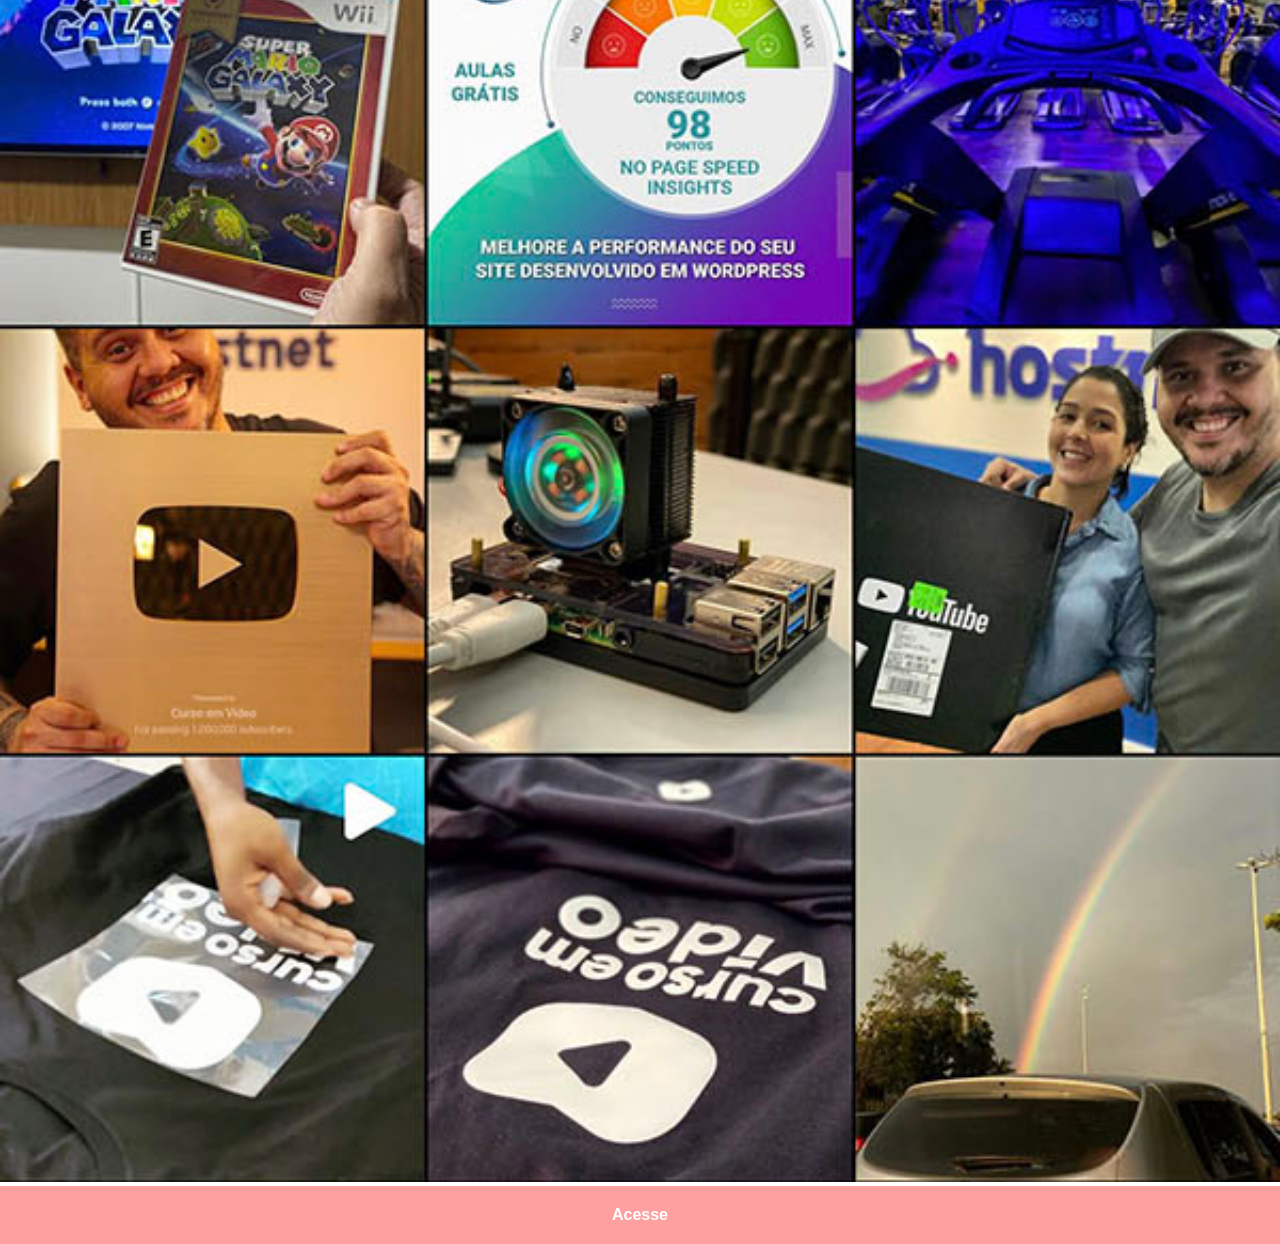
<file: instagram.html>
<!DOCTYPE html>
<html lang="pt">
<head>
    <meta charset="UTF-8">
    <meta name="viewport" content="width=device-width, initial-scale=1.0">
    <link rel="stylesheet" href="Estilos/link.css">
    <title>Página de Instagram</title>
</head>
<body>
    <img src="imagens/tela-instagram.jpg" alt="instagram">
    <a href="https://www.instagram.com" target="_blank">Acesse</a>
</body>
</html>
</file>
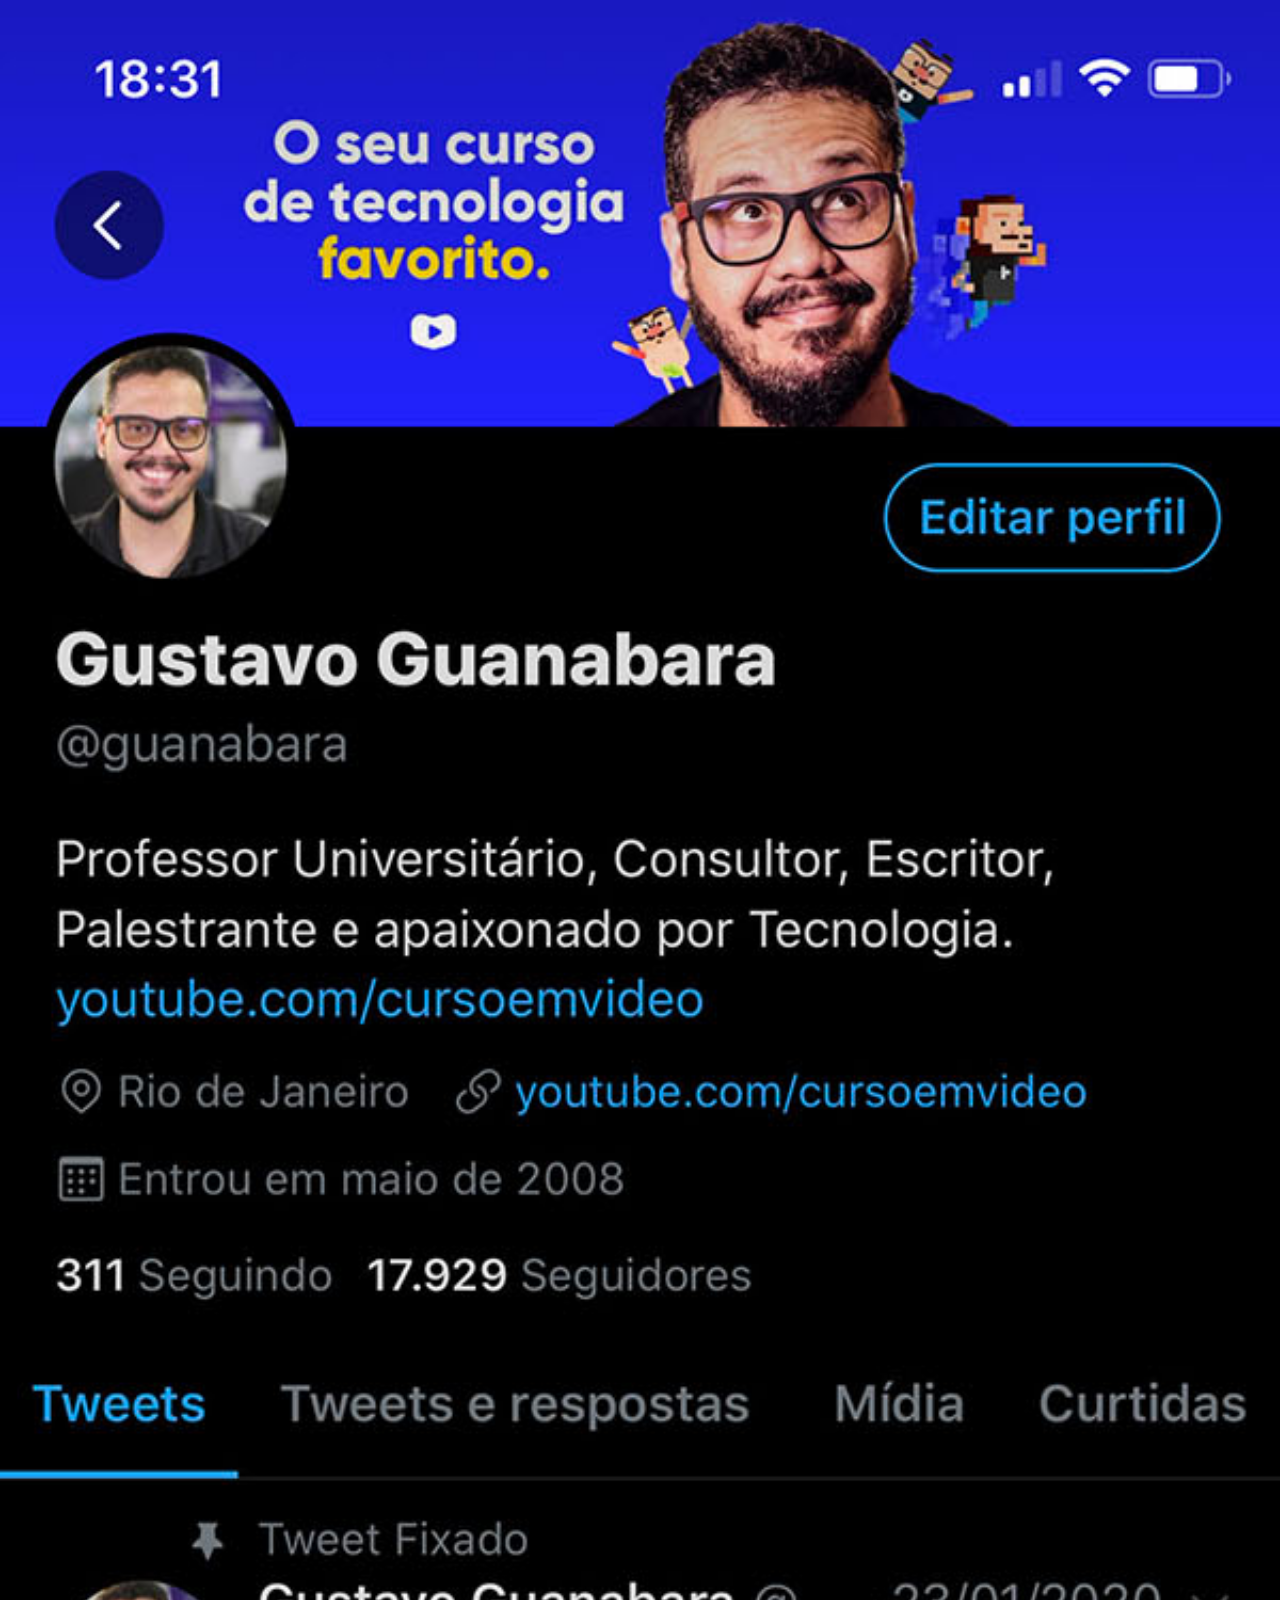
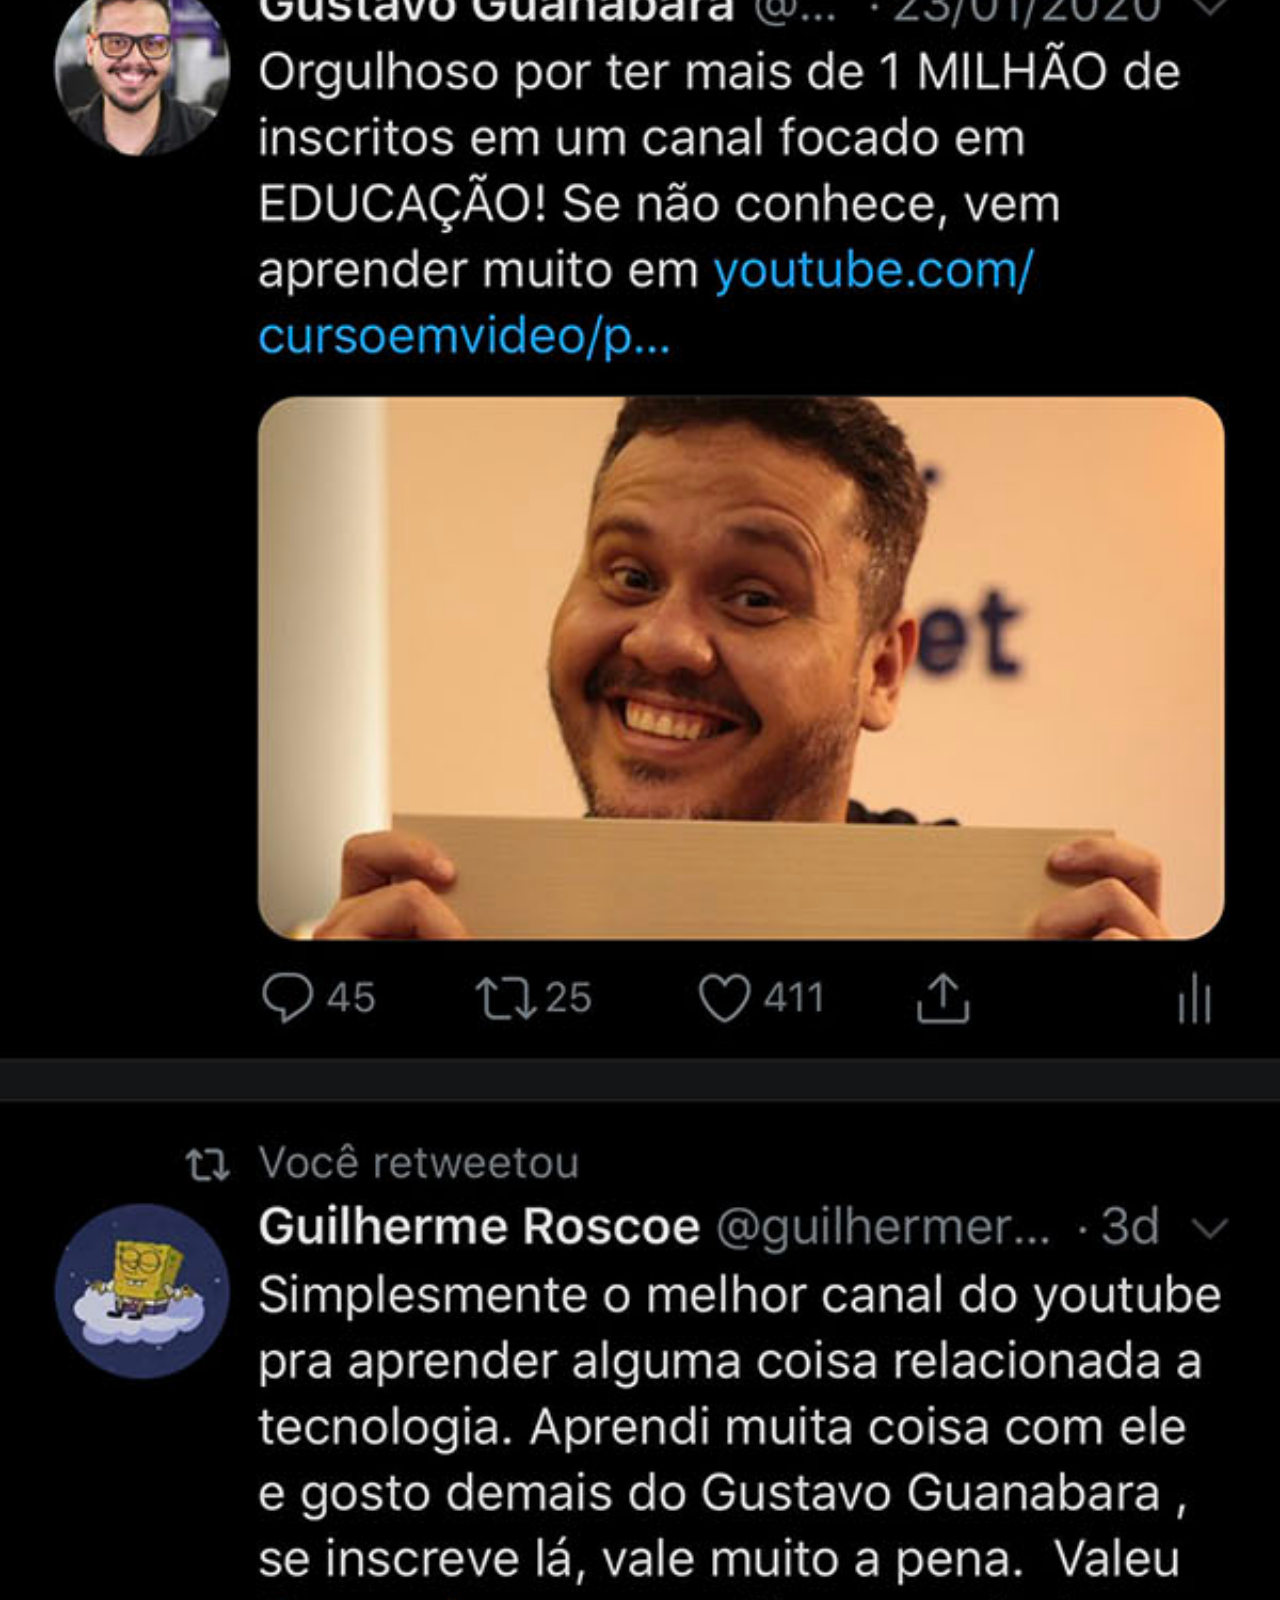
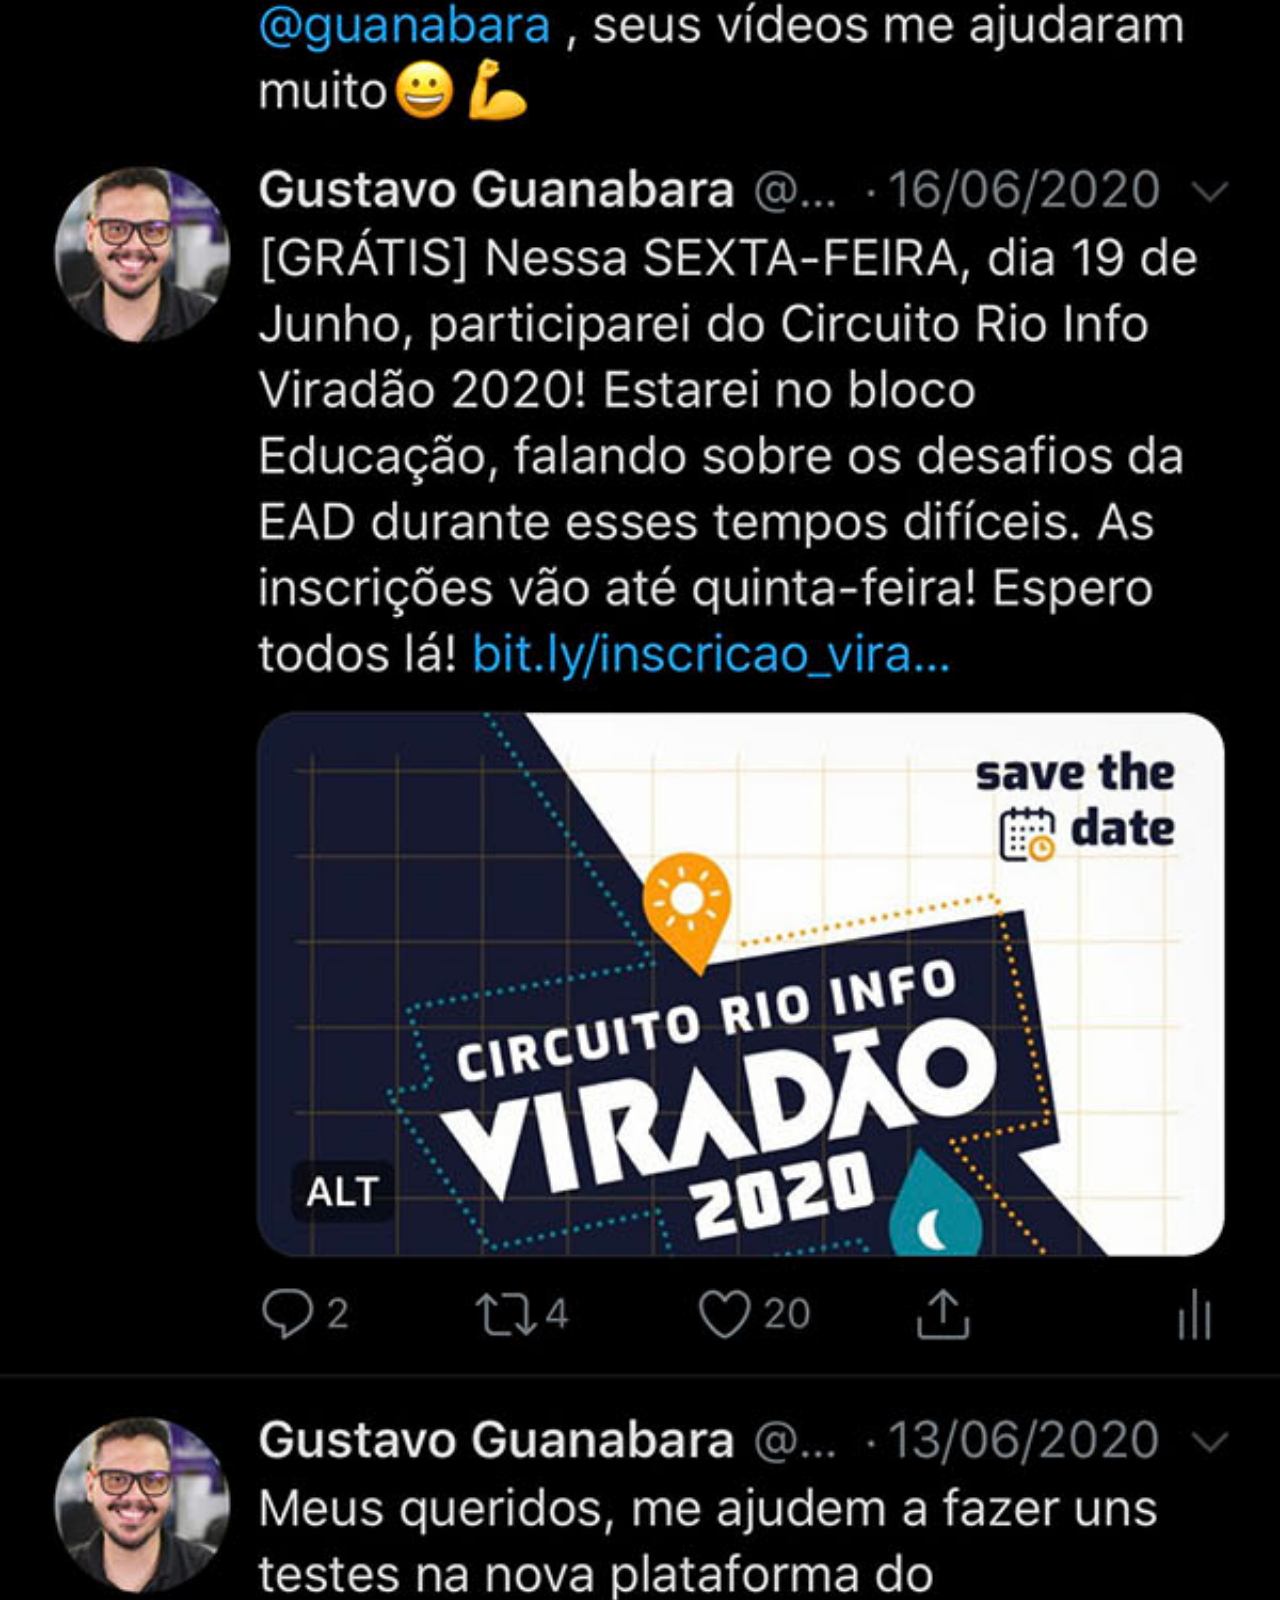
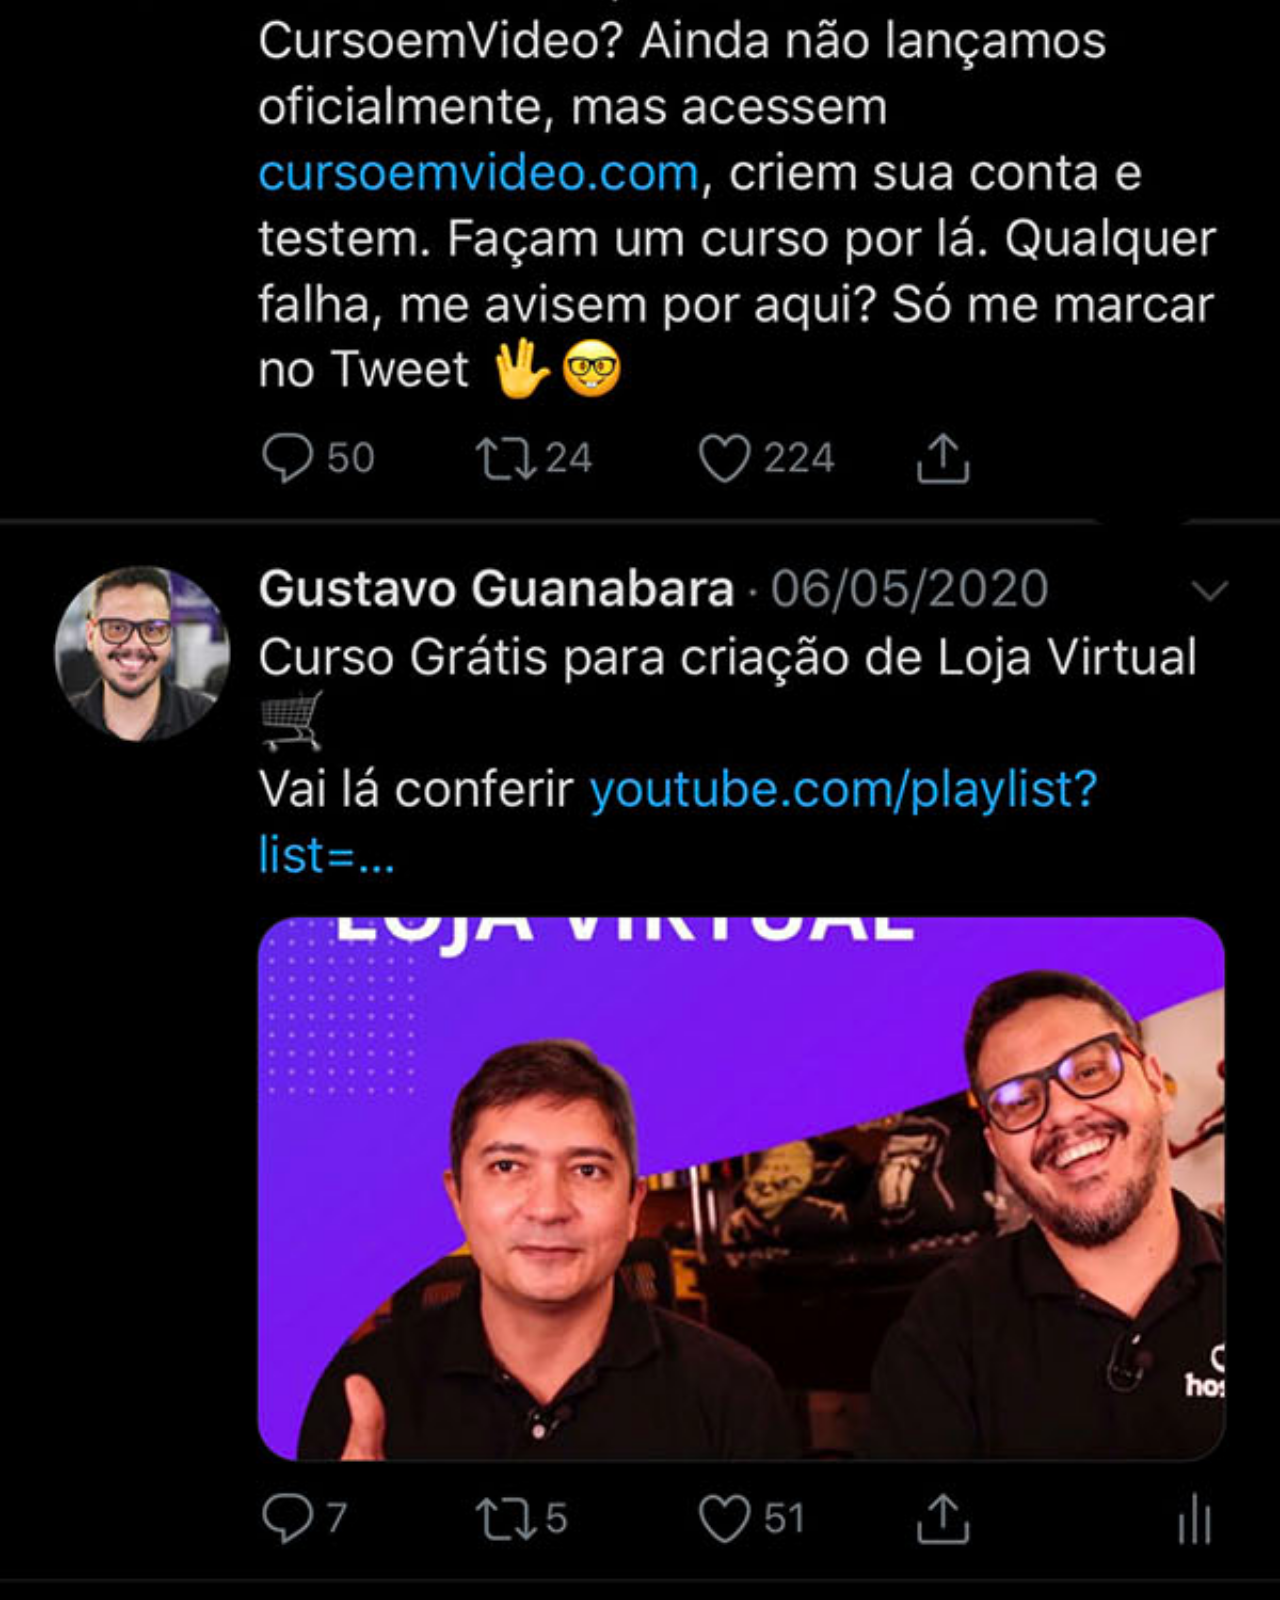
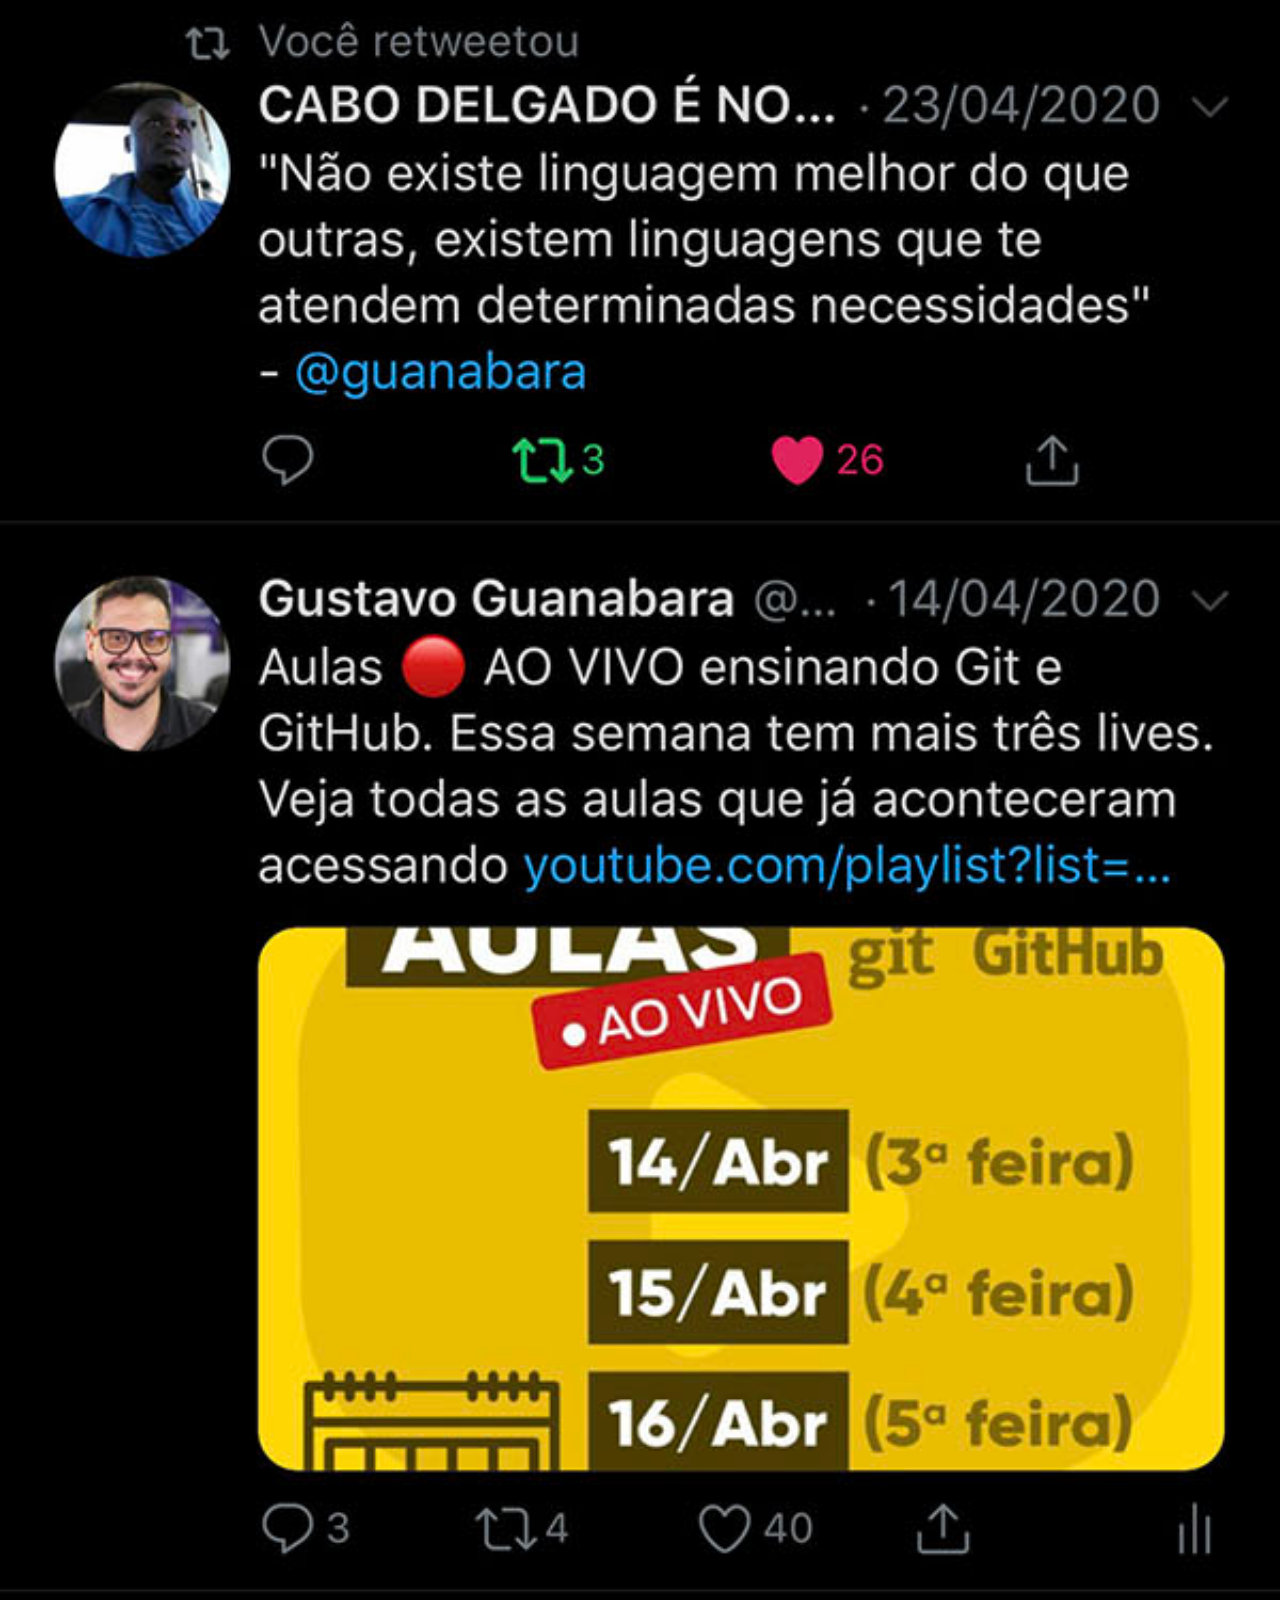
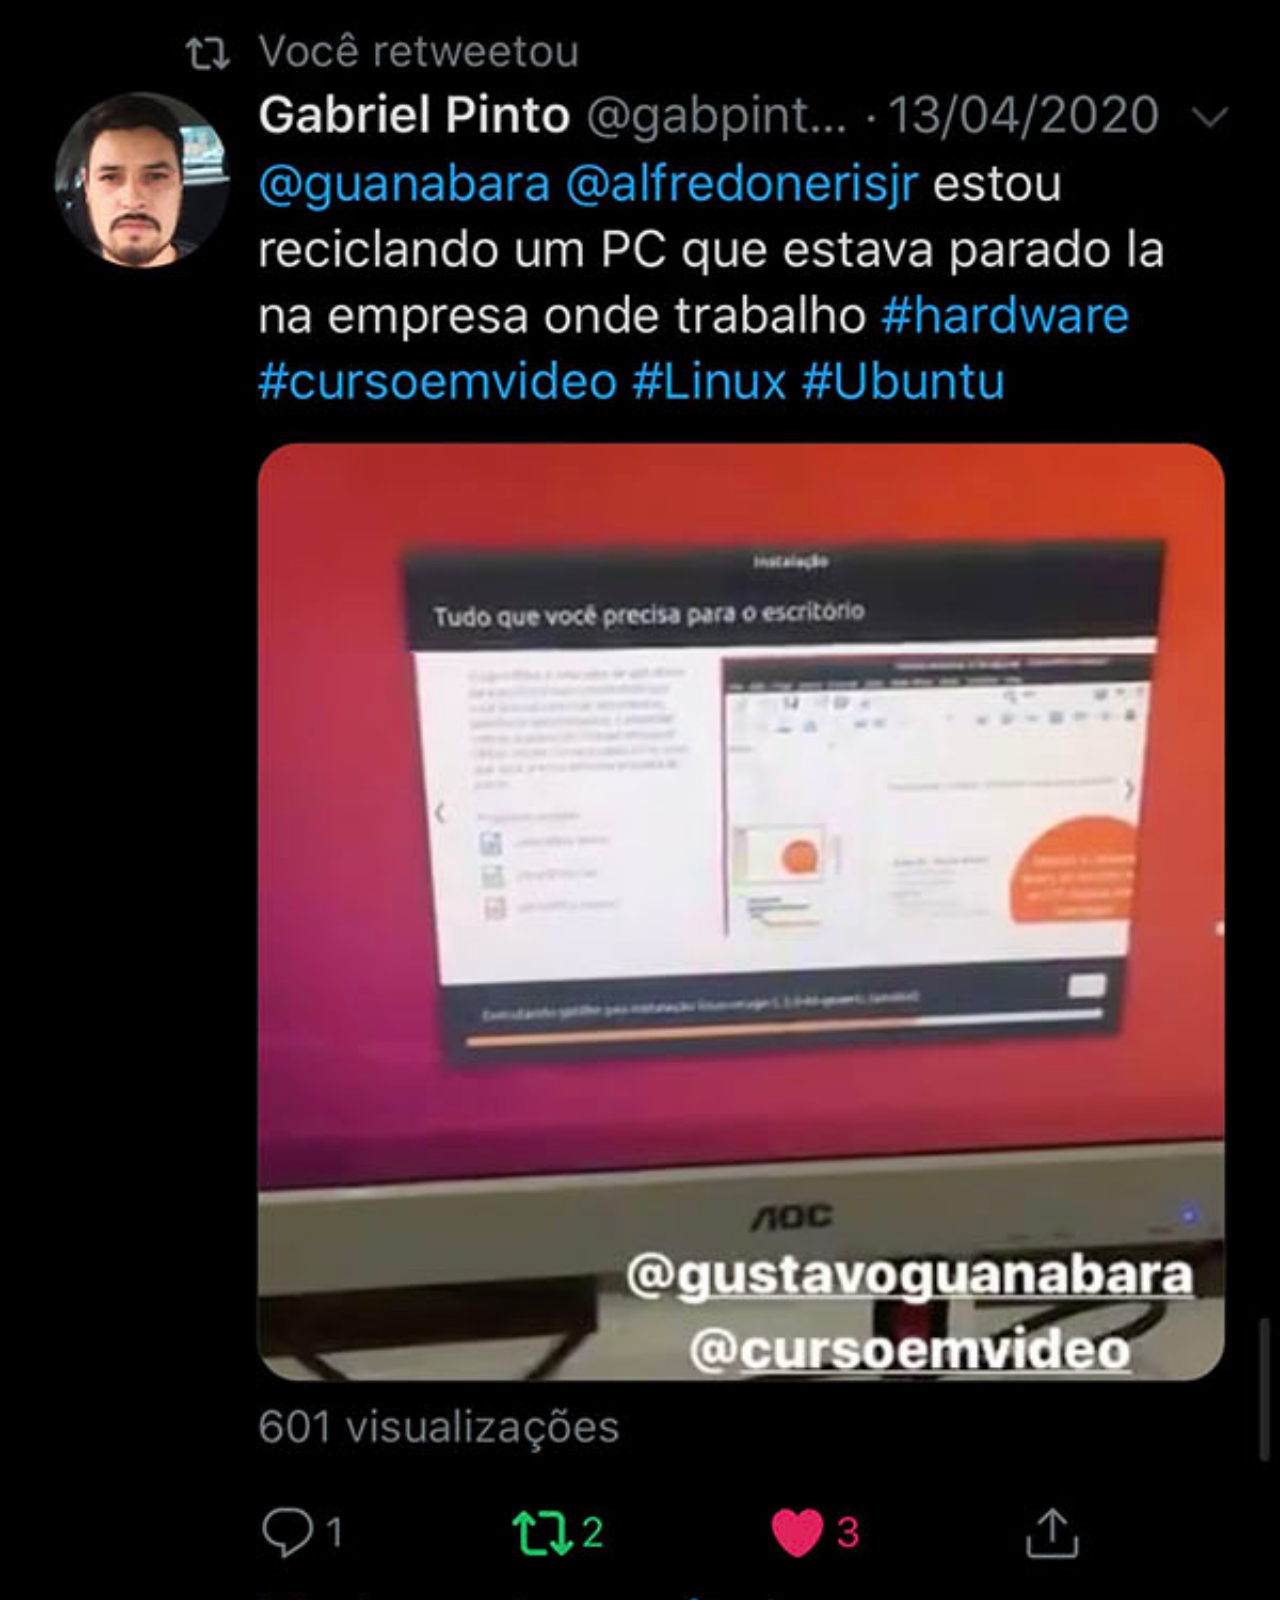
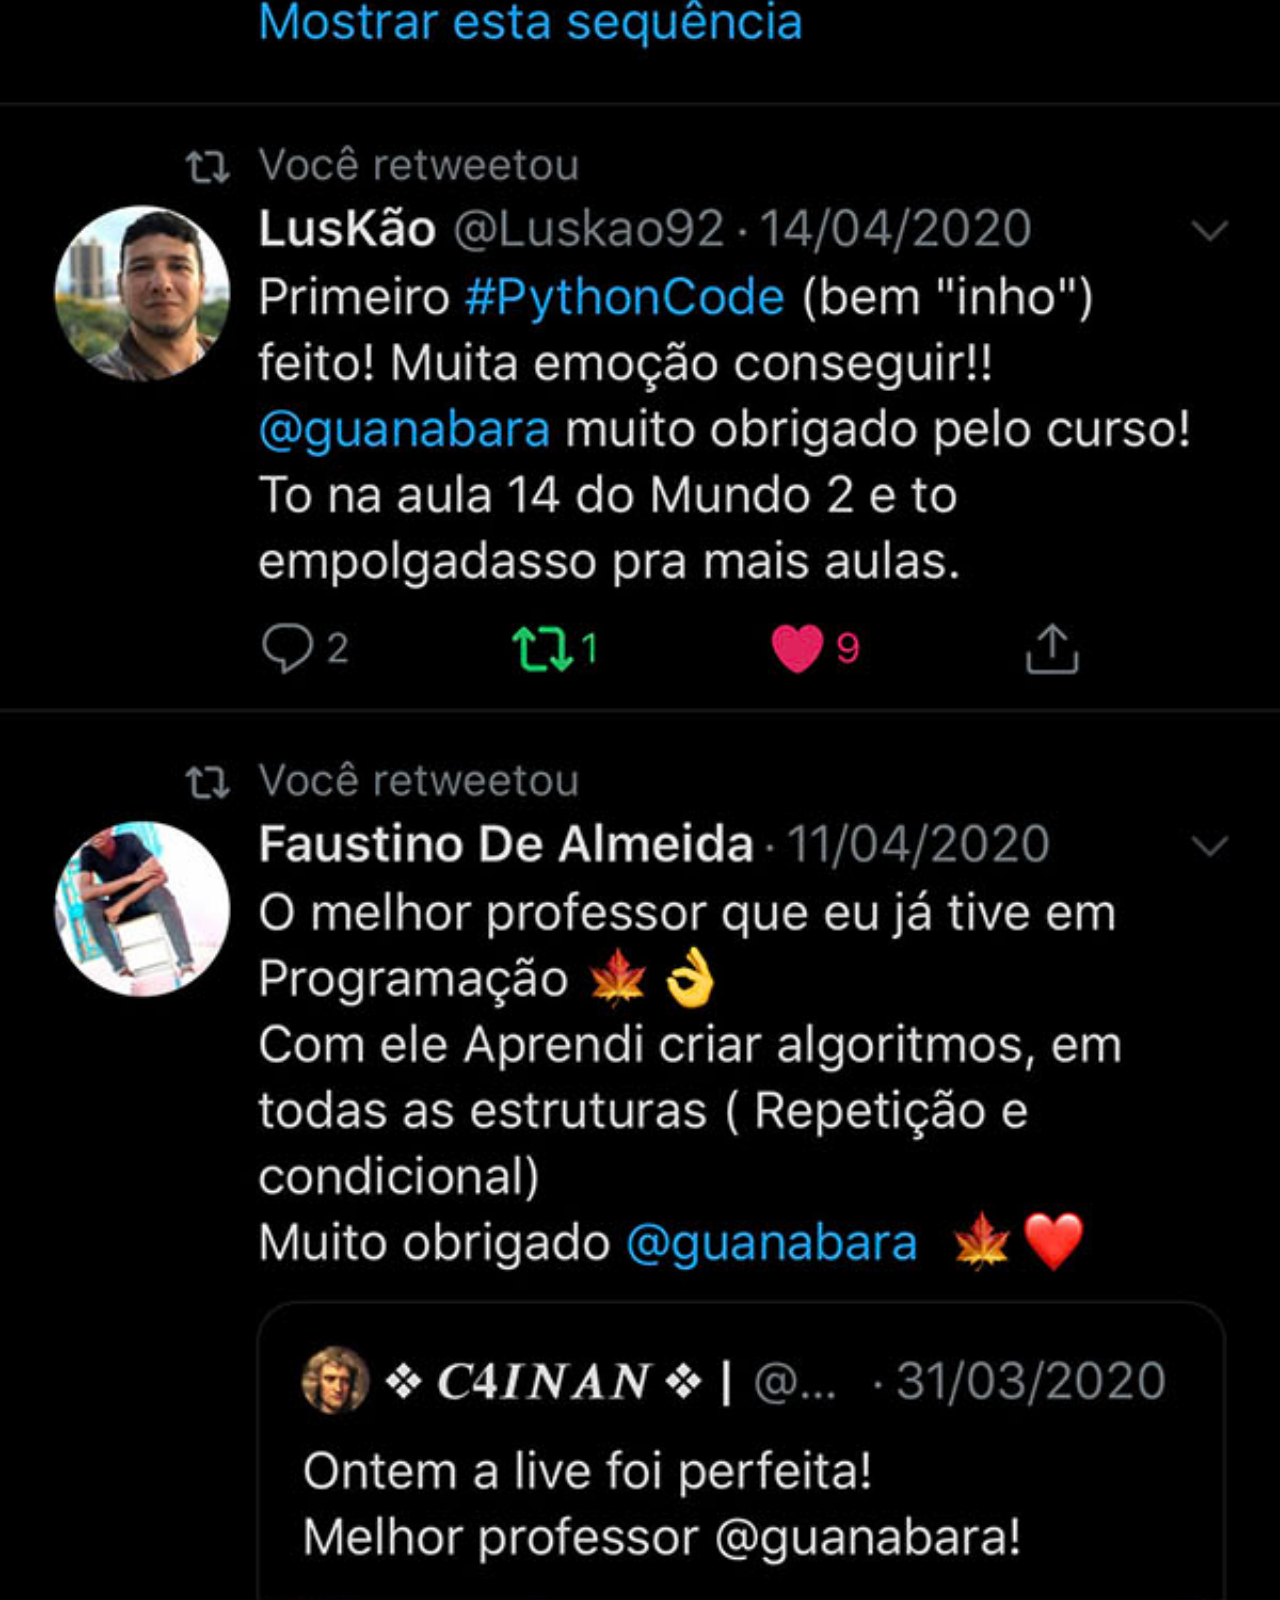
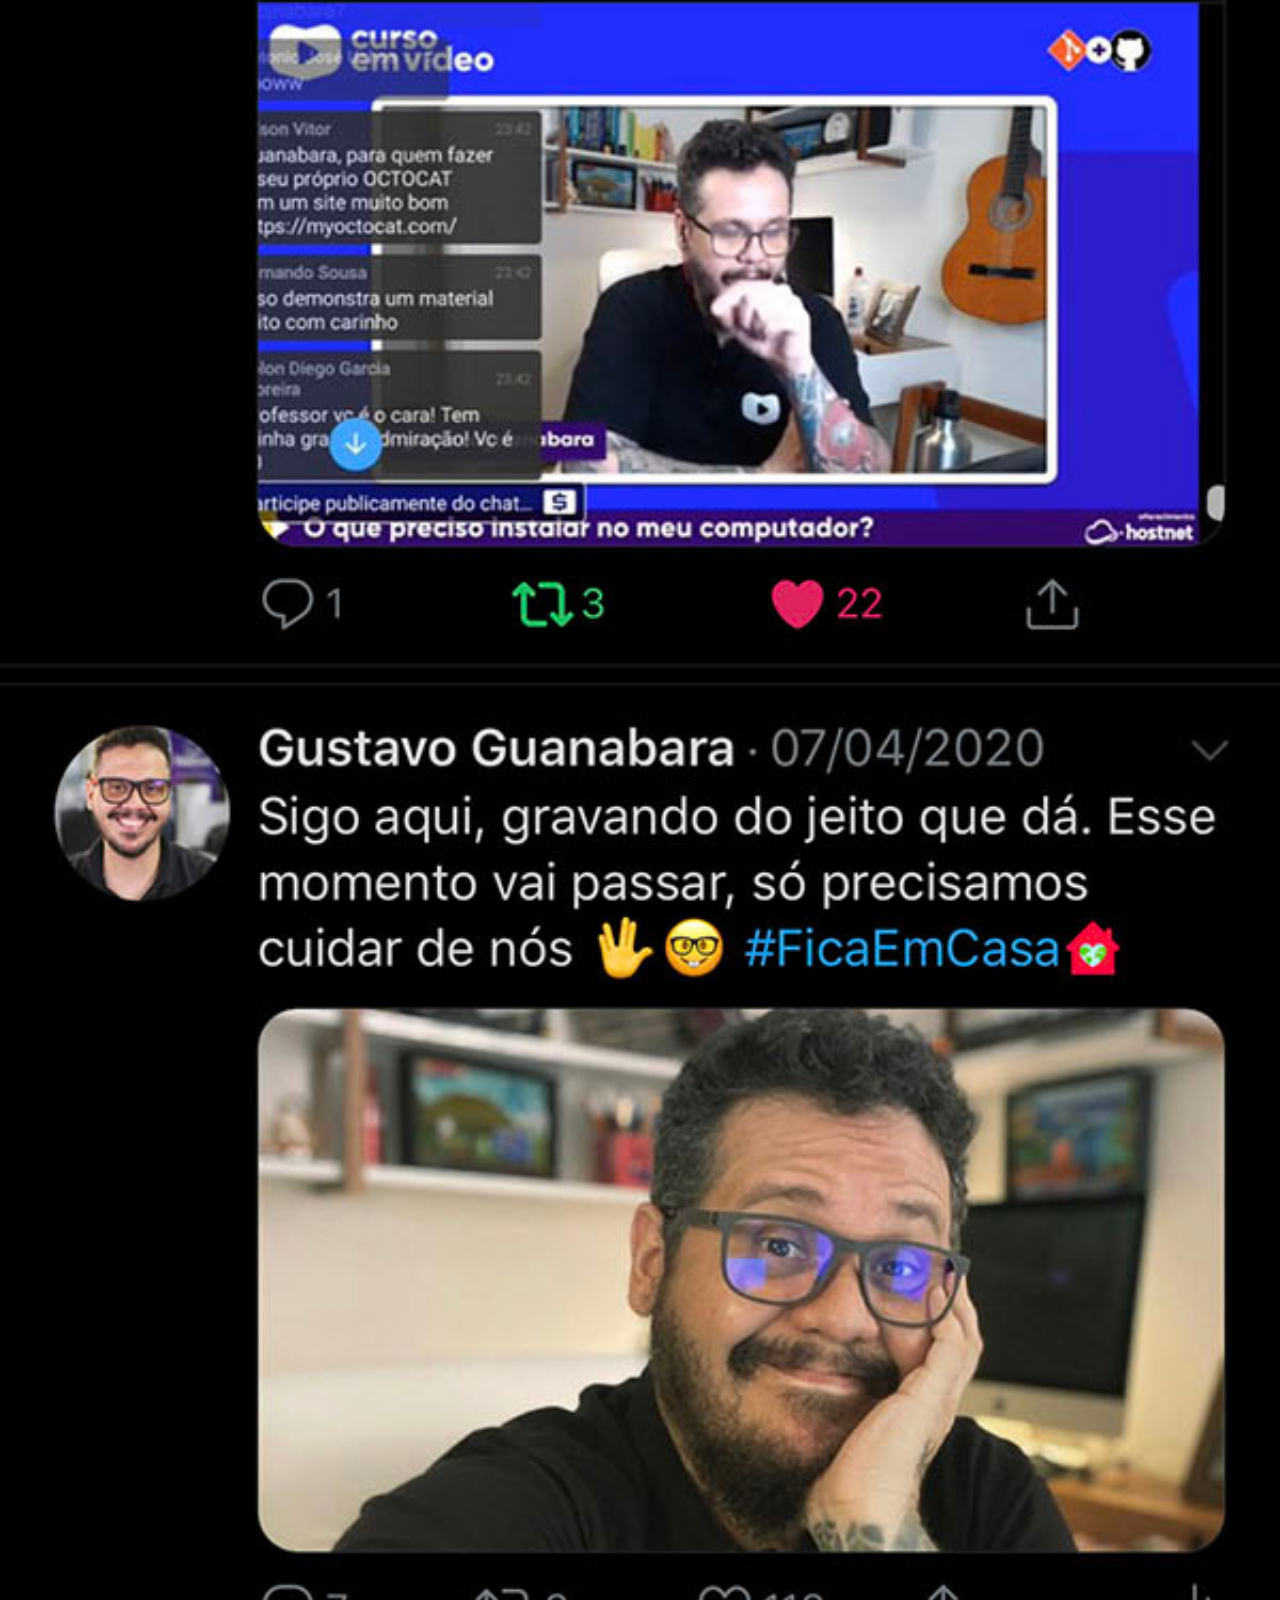
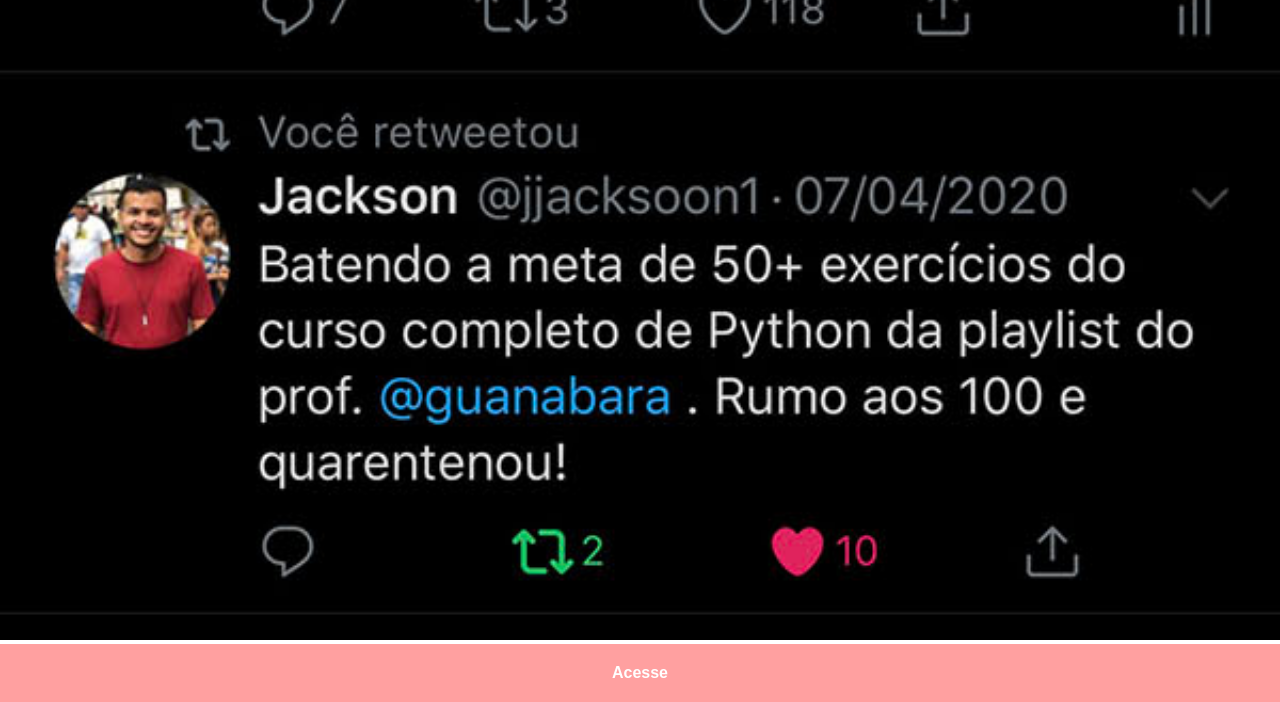
<file: twitter.html>
<!DOCTYPE html>
<html lang="pt">
<head>
    <meta charset="UTF-8">
    <meta name="viewport" content="width=device-width, initial-scale=1.0">
    <link rel="stylesheet" href="Estilos/link.css">
    <title>Página de Twitter</title>
</head>
<body>
    <img src="imagens/tela-twitter.jpg" alt="twitter">
    <a href="https://www.twitter.com" target="_blank">Acesse</a>
</body>
</html>
</file>
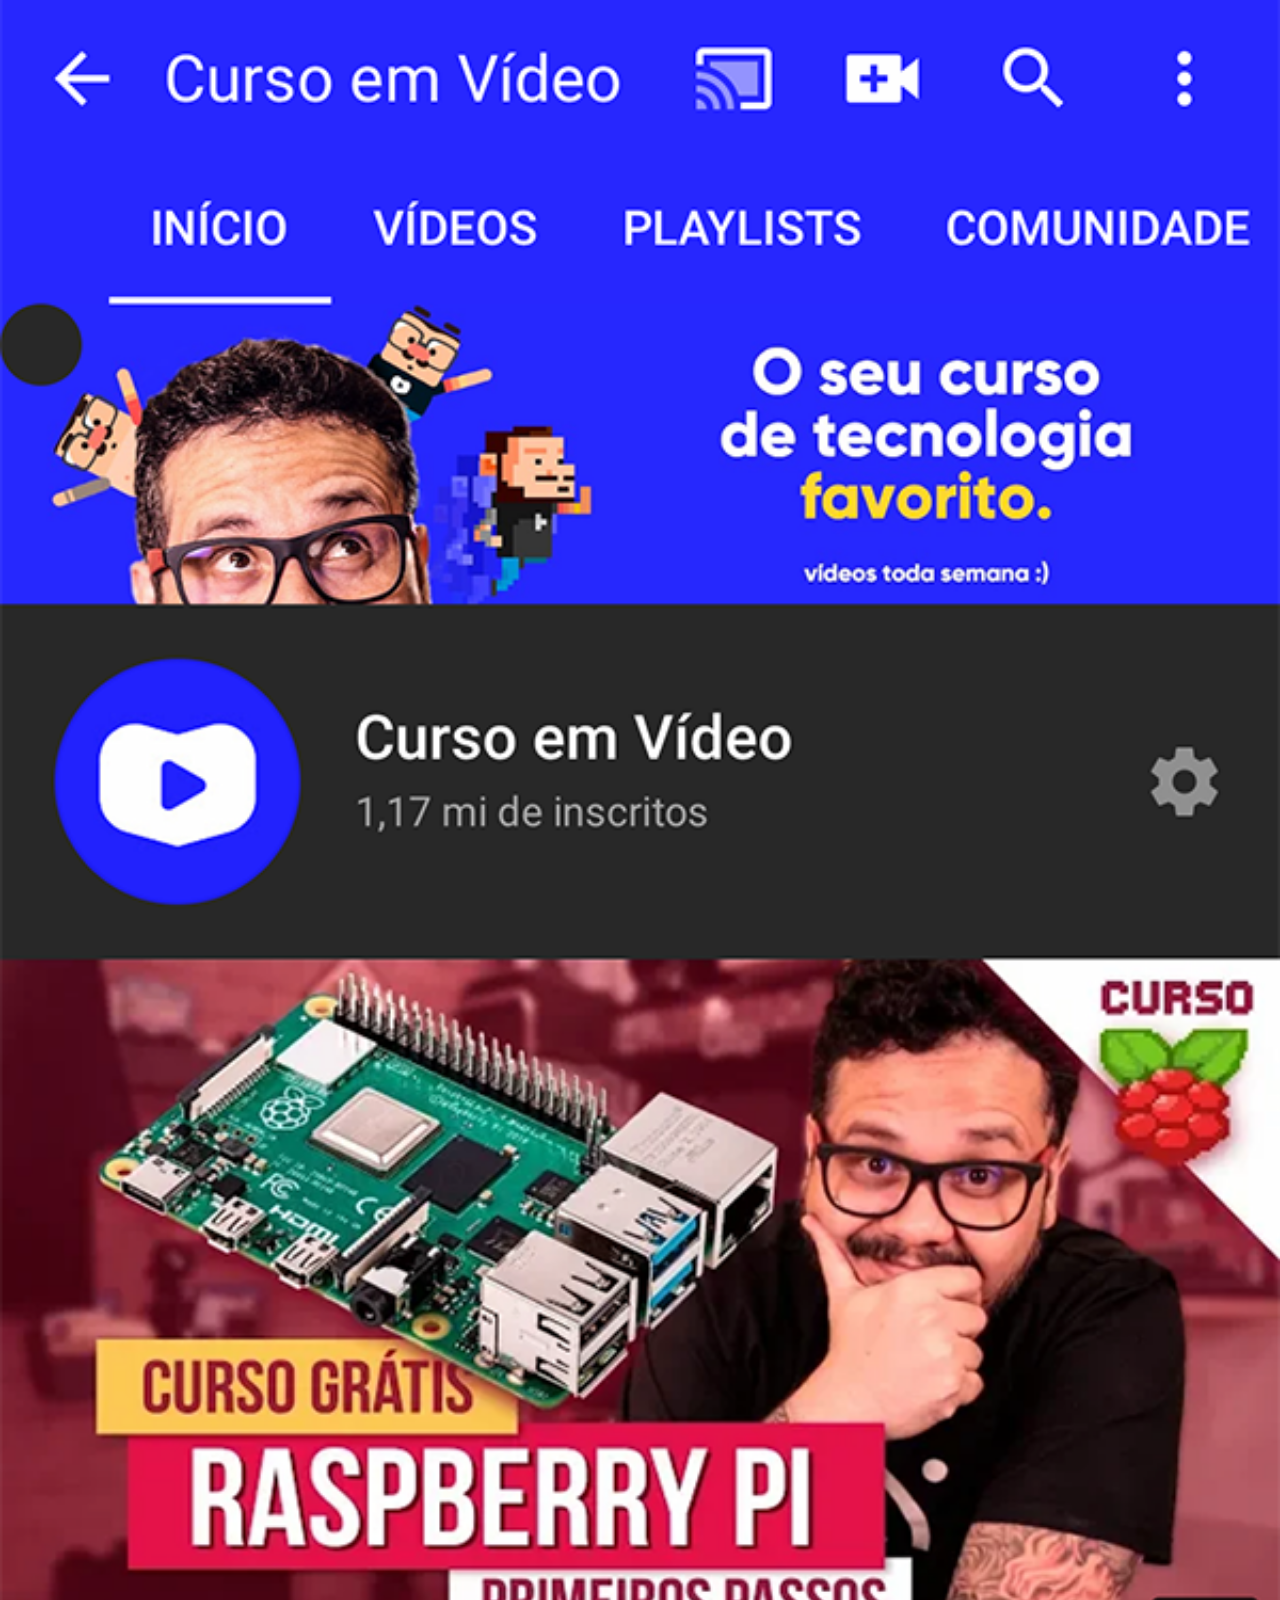
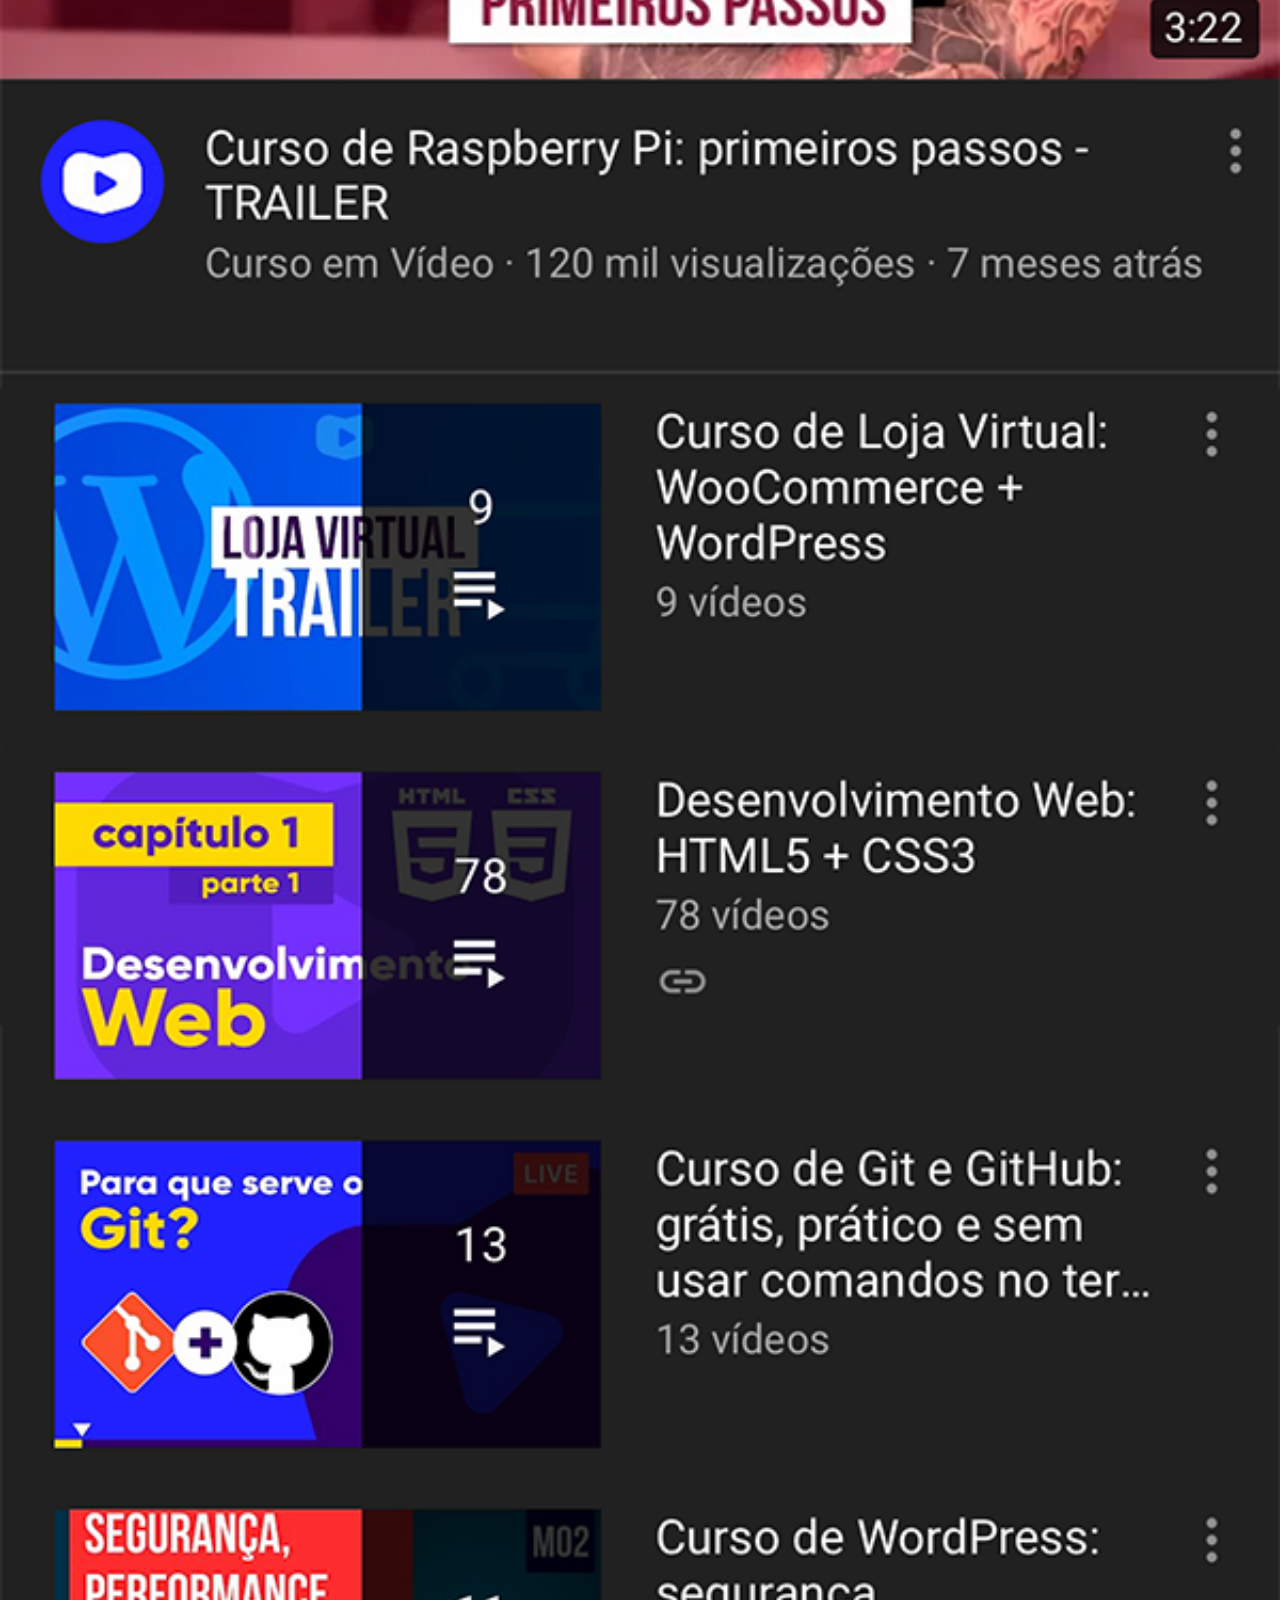
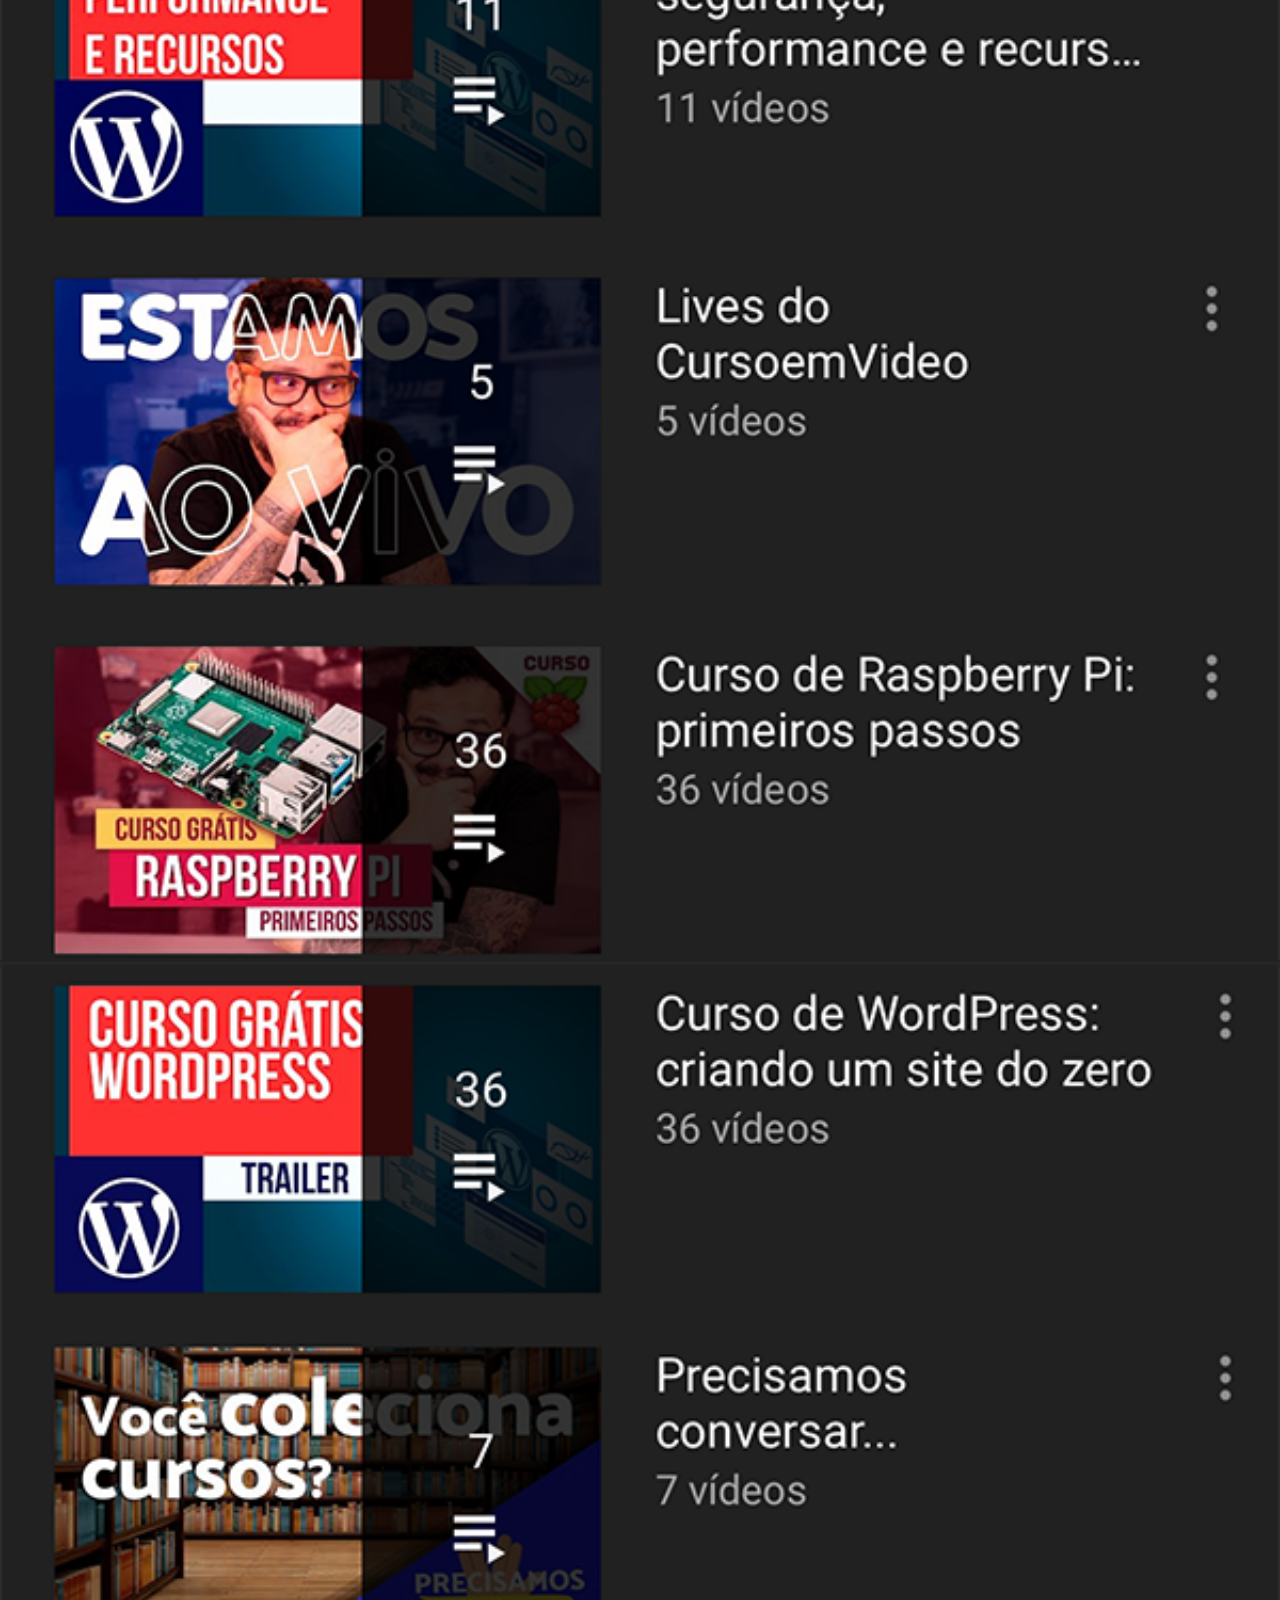
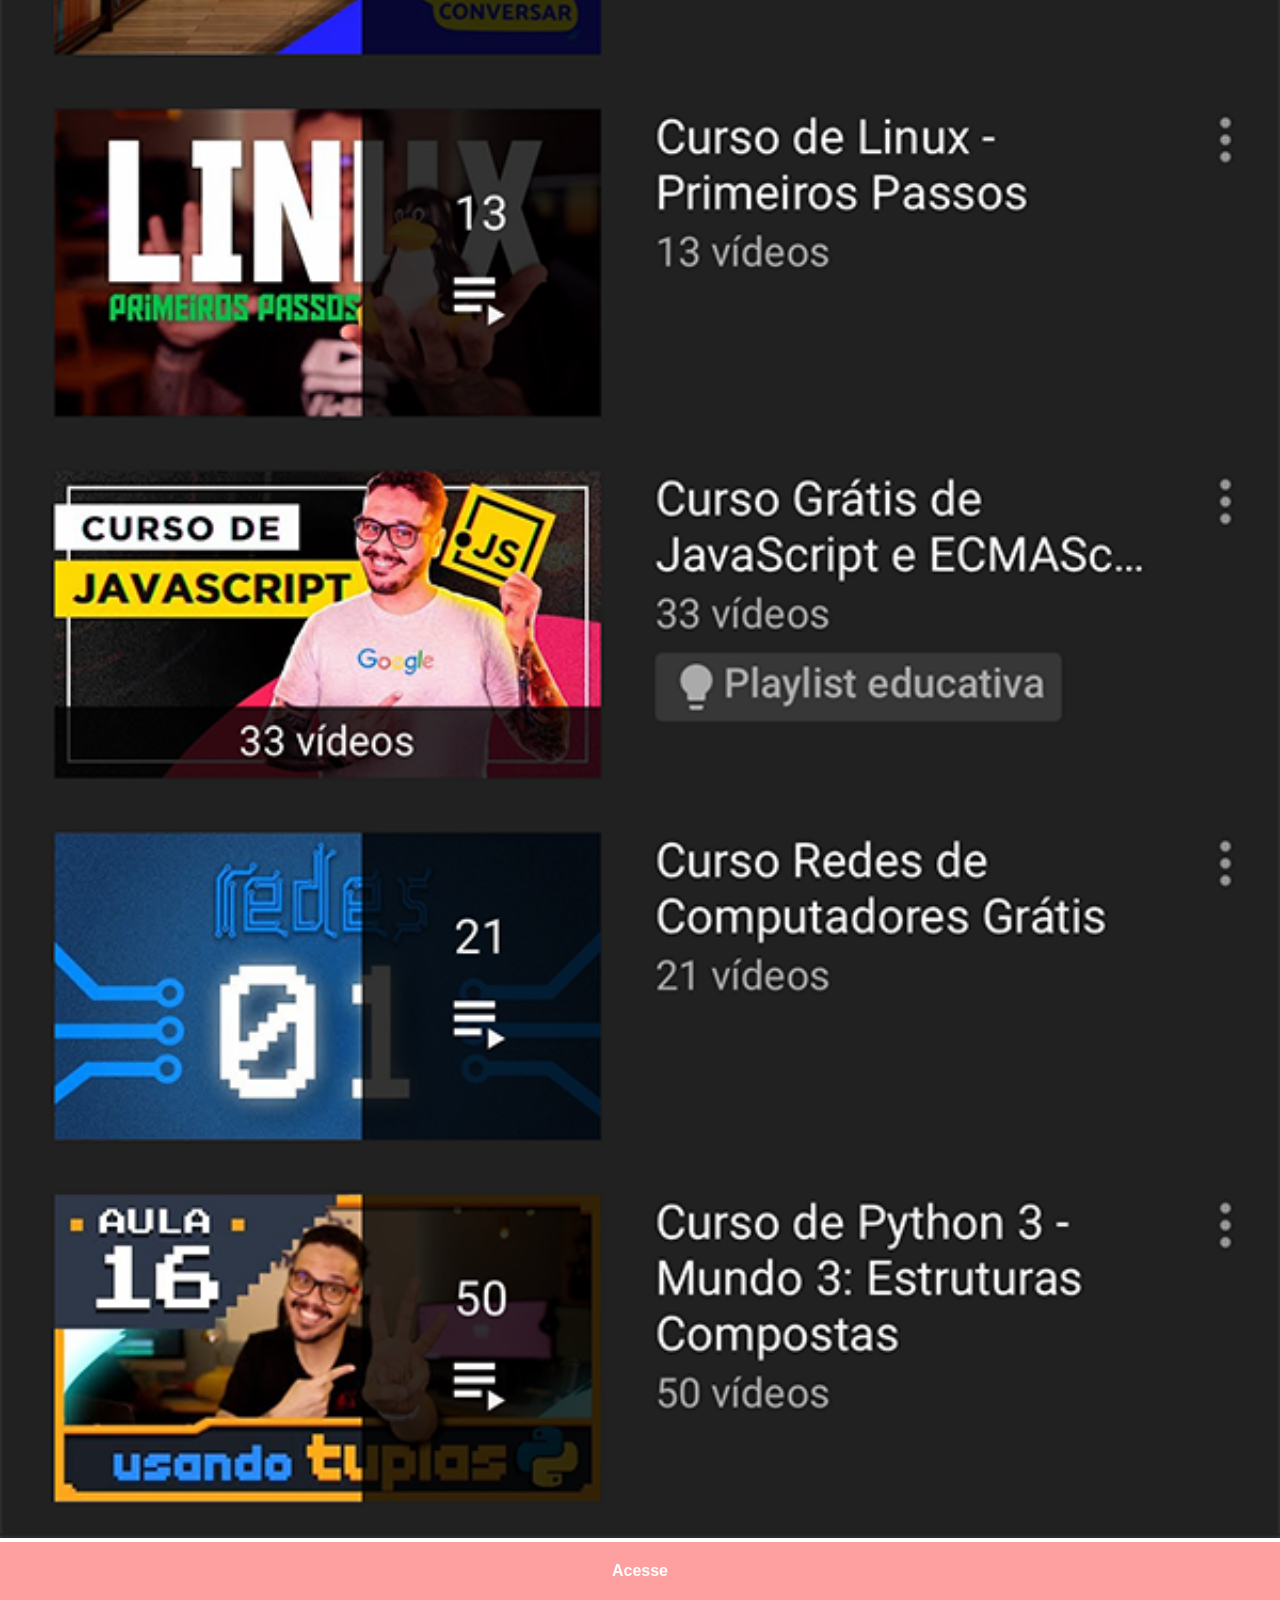
<file: youTube.html>
<!DOCTYPE html>
<html lang="pt">
<head>
    <meta charset="UTF-8">
    <meta name="viewport" content="width=device-width, initial-scale=1.0">
    <link rel="stylesheet" href="Estilos/link.css">
    <title>Youtube</title>
</head>
<body>
    <img src="imagens/tela-youtube.png" alt="youtube">
    <a href="https://www.youtube.com" target="_blank">Acesse</a>
</body>
</html>
</file>
<file: Estilos/estilo.css>
*{
    margin:0px;
    padding:0px;
    font-family:Arial, Helvetica, sans-serif;
    
}

body{
    width:100%;
    height:100%;
}

body > main{
    height:100vh;
    background:url("../imagens/fundo-madeira.jpg") no-repeat top center;
    background-size:cover;
    background-attachment:fixed;
    position:relative;
}

#telemovel{
    position:absolute;
    width:311px;
    height:627px;
    top:50%;
    left:50%;
    transform:translate(-50%, -50%);
    background: url("../imagens/frame-iphone.png") no-repeat;
}

iframe#tela{
    position:relative;
    top:80px;
    left:22px;
    width:268px;
    height:472px

}

#redes-sociais{
    text-align:right;
}

#redes-sociais img:hover{
    border:2px solid white;
    transform:translate(-2px, 2px);
}

#redes-sociais img{
    width:50px;
    border-radius:50%;
    box-shadow:2px 2px 5px rgba(0, 0, 0, 0.477);
    margin:10px;
    box-sizing:border-box;
    transition:transform 0.3s;
}
</file>
<file: Estilos/link.css>
*{
            margin:0px;
            padding:0px;
            font-family:Arial, Helvetica, sans-serif;
        }

        ::-webkit-scrollbar{
            width:0px;
            height:0px;
        }
        img{
            width:100%;
            height:100%;
        }
        a{
            display:block;
            background-color: rgba(255, 0, 0, 0.374);
            padding:20px;
            color:white;
            text-align:center;
            font-weight:bolder;
            text-decoration:none;
        }
</file>
